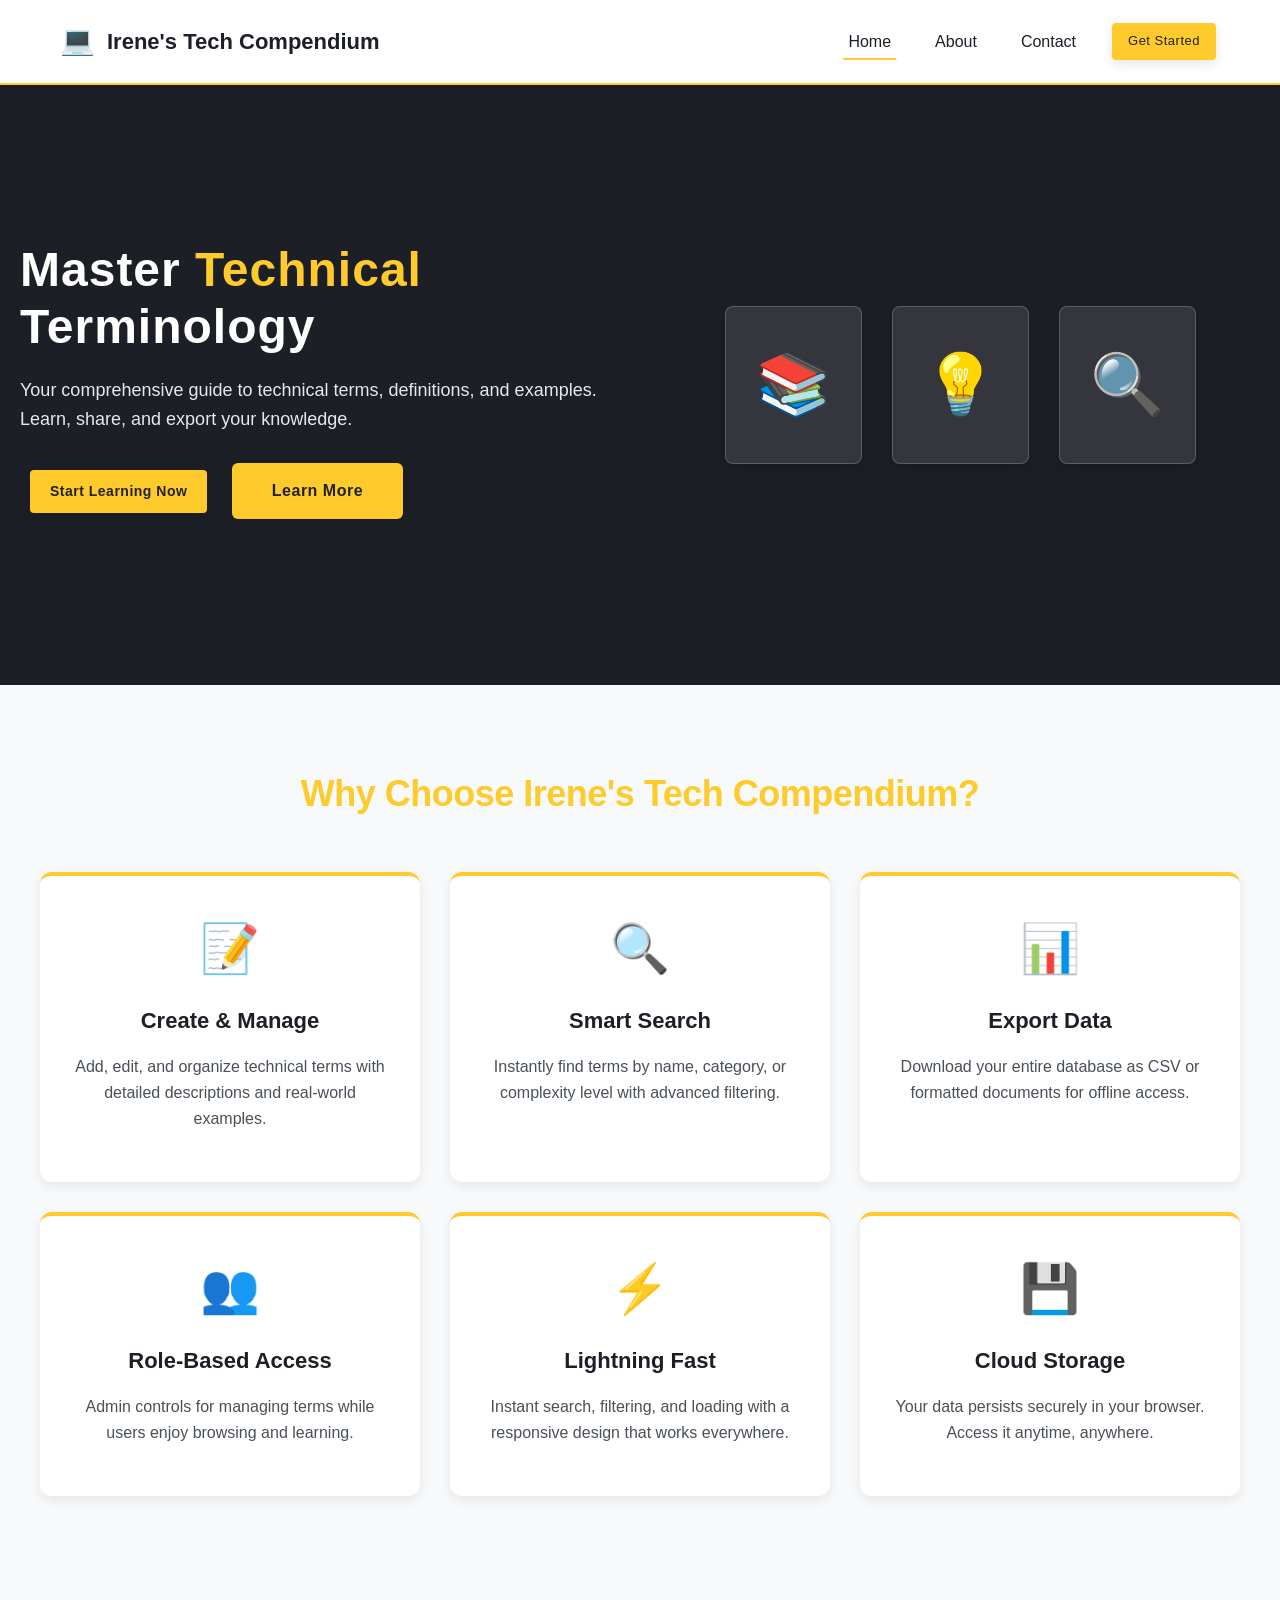
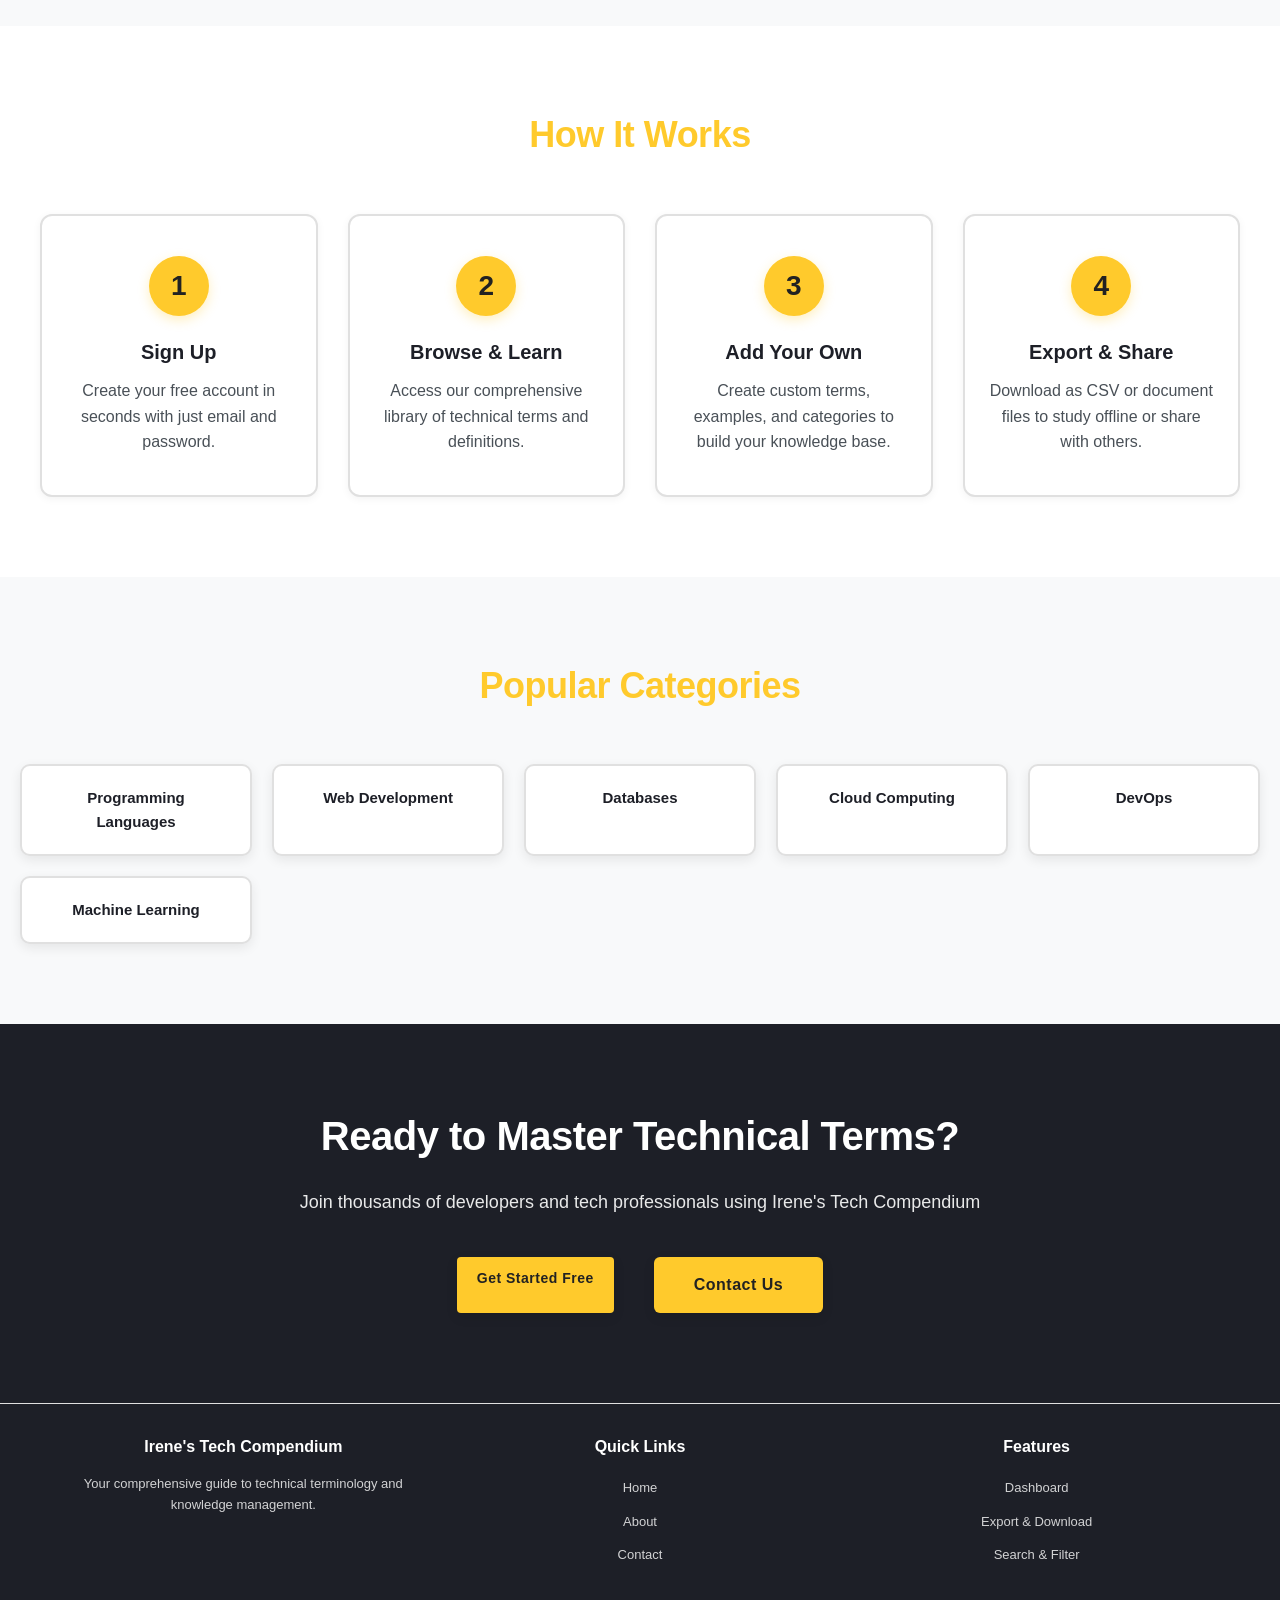
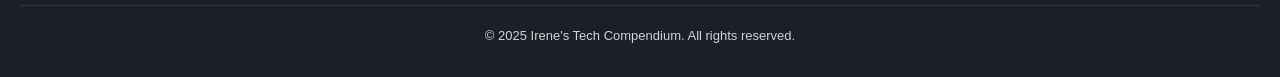
<file: index.html>
<!DOCTYPE html>
<html lang="en">
<head>
    <meta charset="UTF-8">
    <meta name="viewport" content="width=device-width, initial-scale=1.0">
    <title>Irene's Tech Compendium - Master Technical Terminology</title>
   <link rel="stylesheet" 
     href="https://cdn.datatables.net/2.3.5/css/dataTables.dataTables.min.css">
    <link rel="stylesheet" href="styles.css">
</head>
<body>
    <nav class="navbar">
        <div class="nav-container">
            <div class="logo-section">
                <span class="code-icon">💻</span>
                <h1>Irene's Tech Compendium</h1>
            </div>
            <ul class="nav-links">
                <li><a href="index.html" class="nav-link active">Home</a></li>
                <li><a href="about.html" class="nav-link">About</a></li>
                <li><a href="contact.html" class="nav-link">Contact</a></li>
                <li><a href="login.html" class="btn btn-nav">Get Started</a></li>
            </ul>
            <div class="hamburger" onclick="toggleMobileMenu()">
                <span></span>
                <span></span>
                <span></span>
            </div>
        </div>
    </nav>

    <div class="mobile-menu" id="mobileMenu">
        <a href="index.html" class="mobile-link">Home</a>
        <a href="about.html" class="mobile-link">About</a>
        <a href="contact.html" class="mobile-link">Contact</a>
        <a href="login.html" class="mobile-link">Get Started</a>
    </div> 

    <!-- Hero Section -->
    <section class="hero">
        <div class="hero-content">
            <h1 class="hero-title">Master <span class="highlight">Technical</span> Terminology</h1>
            <p class="hero-subtitle">Your comprehensive guide to technical terms, definitions, and examples. Learn, share, and export your knowledge.</p>
            <div class="hero-cta">
                <a href="login.html" class="btn btn-primary btn-large">Start Learning Now</a>
                <a href="about.html" class="btn btn-secondary btn-large">Learn More</a>
            </div>
        </div>
        <div class="hero-image">
            <div class="floating-card">📚</div>
            <div class="floating-card" style="animation-delay: 1s;">💡</div>
            <div class="floating-card" style="animation-delay: 2s;">🔍</div>
        </div>
    </section>

    <!-- Features Section -->
    <section class="features">
        <h2>Why Choose Irene's Tech Compendium?</h2>
        <div class="features-grid">
            <div class="feature-card">
                <div class="feature-icon">📝</div>
                <h3>Create & Manage</h3>
                <p>Add, edit, and organize technical terms with detailed descriptions and real-world examples.</p>
            </div>
            <div class="feature-card">
                <div class="feature-icon">🔍</div>
                <h3>Smart Search</h3>
                <p>Instantly find terms by name, category, or complexity level with advanced filtering.</p>
            </div>
            <div class="feature-card">
                <div class="feature-icon">📊</div>
                <h3>Export Data</h3>
                <p>Download your entire database as CSV or formatted documents for offline access.</p>
            </div>
            <div class="feature-card">
                <div class="feature-icon">👥</div>
                <h3>Role-Based Access</h3>
                <p>Admin controls for managing terms while users enjoy browsing and learning.</p>
            </div>
            <div class="feature-card">
                <div class="feature-icon">⚡</div>
                <h3>Lightning Fast</h3>
                <p>Instant search, filtering, and loading with a responsive design that works everywhere.</p>
            </div>
            <div class="feature-card">
                <div class="feature-icon">💾</div>
                <h3>Cloud Storage</h3>
                <p>Your data persists securely in your browser. Access it anytime, anywhere.</p>
            </div>
        </div>
    </section>

    <!-- How It Works -->
    <section class="how-it-works">
        <h2>How It Works</h2>
        <div class="steps-grid">
            <div class="step-card">
                <div class="step-number">1</div>
                <h3>Sign Up</h3>
                <p>Create your free account in seconds with just email and password.</p>
            </div>
            <div class="step-card">
                <div class="step-number">2</div>
                <h3>Browse & Learn</h3>
                <p>Access our comprehensive library of technical terms and definitions.</p>
            </div>
            <div class="step-card">
                <div class="step-number">3</div>
                <h3>Add Your Own</h3>
                <p>Create custom terms, examples, and categories to build your knowledge base.</p>
            </div>
            <div class="step-card">
                <div class="step-number">4</div>
                <h3>Export & Share</h3>
                <p>Download as CSV or document files to study offline or share with others.</p>
            </div>
        </div>
    </section>

    <!-- Categories Showcase -->
    <section class="categories-showcase">
        <h2>Popular Categories</h2>
        <div class="categories-grid">
            <div class="category-badge">Programming Languages</div>
            <div class="category-badge">Web Development</div>
            <div class="category-badge">Databases</div>
            <div class="category-badge">Cloud Computing</div>
            <div class="category-badge">DevOps</div>
            <div class="category-badge">Machine Learning</div>
        </div>
    </section>

    <!-- CTA Section -->
    <section class="cta">
        <h2>Ready to Master Technical Terms?</h2>
        <p>Join thousands of developers and tech professionals using Irene's Tech Compendium</p>
        <div class="cta-buttons">
            <a href="login.html" class="btn btn-primary btn-large">Get Started Free</a>
            <a href="contact.html" class="btn btn-secondary btn-large">Contact Us</a>
        </div>
    </section>

    <!-- Footer -->
    <footer class="footer">
        <div class="footer-content">
            <div class="footer-section">
                <h4>Irene's Tech Compendium</h4>
                <p>Your comprehensive guide to technical terminology and knowledge management.</p>
            </div>
            <div class="footer-section">
                <h4>Quick Links</h4>
                <ul>
                    <li><a href="index.html">Home</a></li>
                    <li><a href="about.html">About</a></li>
                    <li><a href="contact.html">Contact</a></li>
                </ul>
            </div>
            <div class="footer-section">
                <h4>Features</h4>
                <ul>
                    <li><a href="login.html">Dashboard</a></li>
                    <li><a href="#">Export & Download</a></li>
                    <li><a href="#">Search & Filter</a></li>
                </ul>
            </div>
        </div>
        <div class="footer-bottom">
            <p>&copy; 2025 Irene's Tech Compendium. All rights reserved.</p>
        </div>
    </footer>

    <script src="https://code.jquery.com/jquery-3.7.1.min.js"></script>
    <script src="https://cdn.datatables.net/2.3.5/js/dataTables.min.js"></script>

    <script src="script.js"></script>
</body>
</html>
</file>
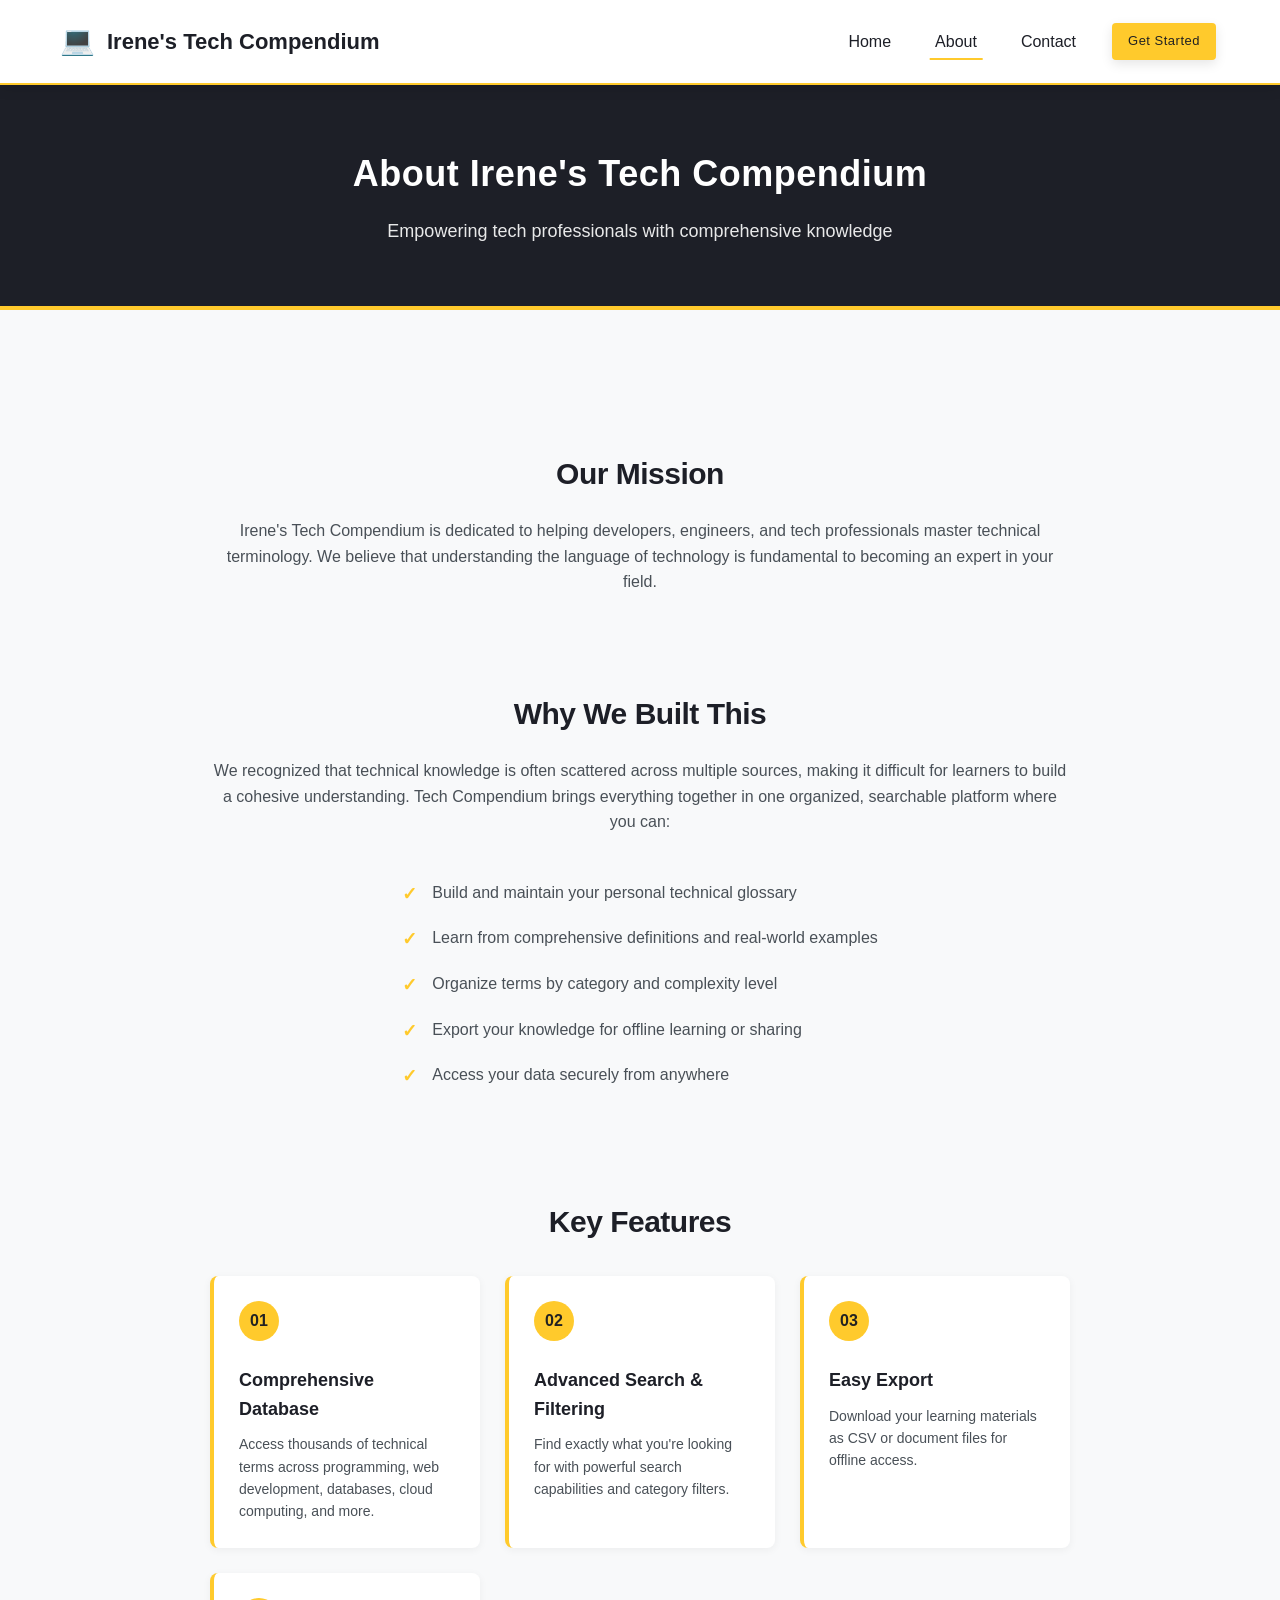
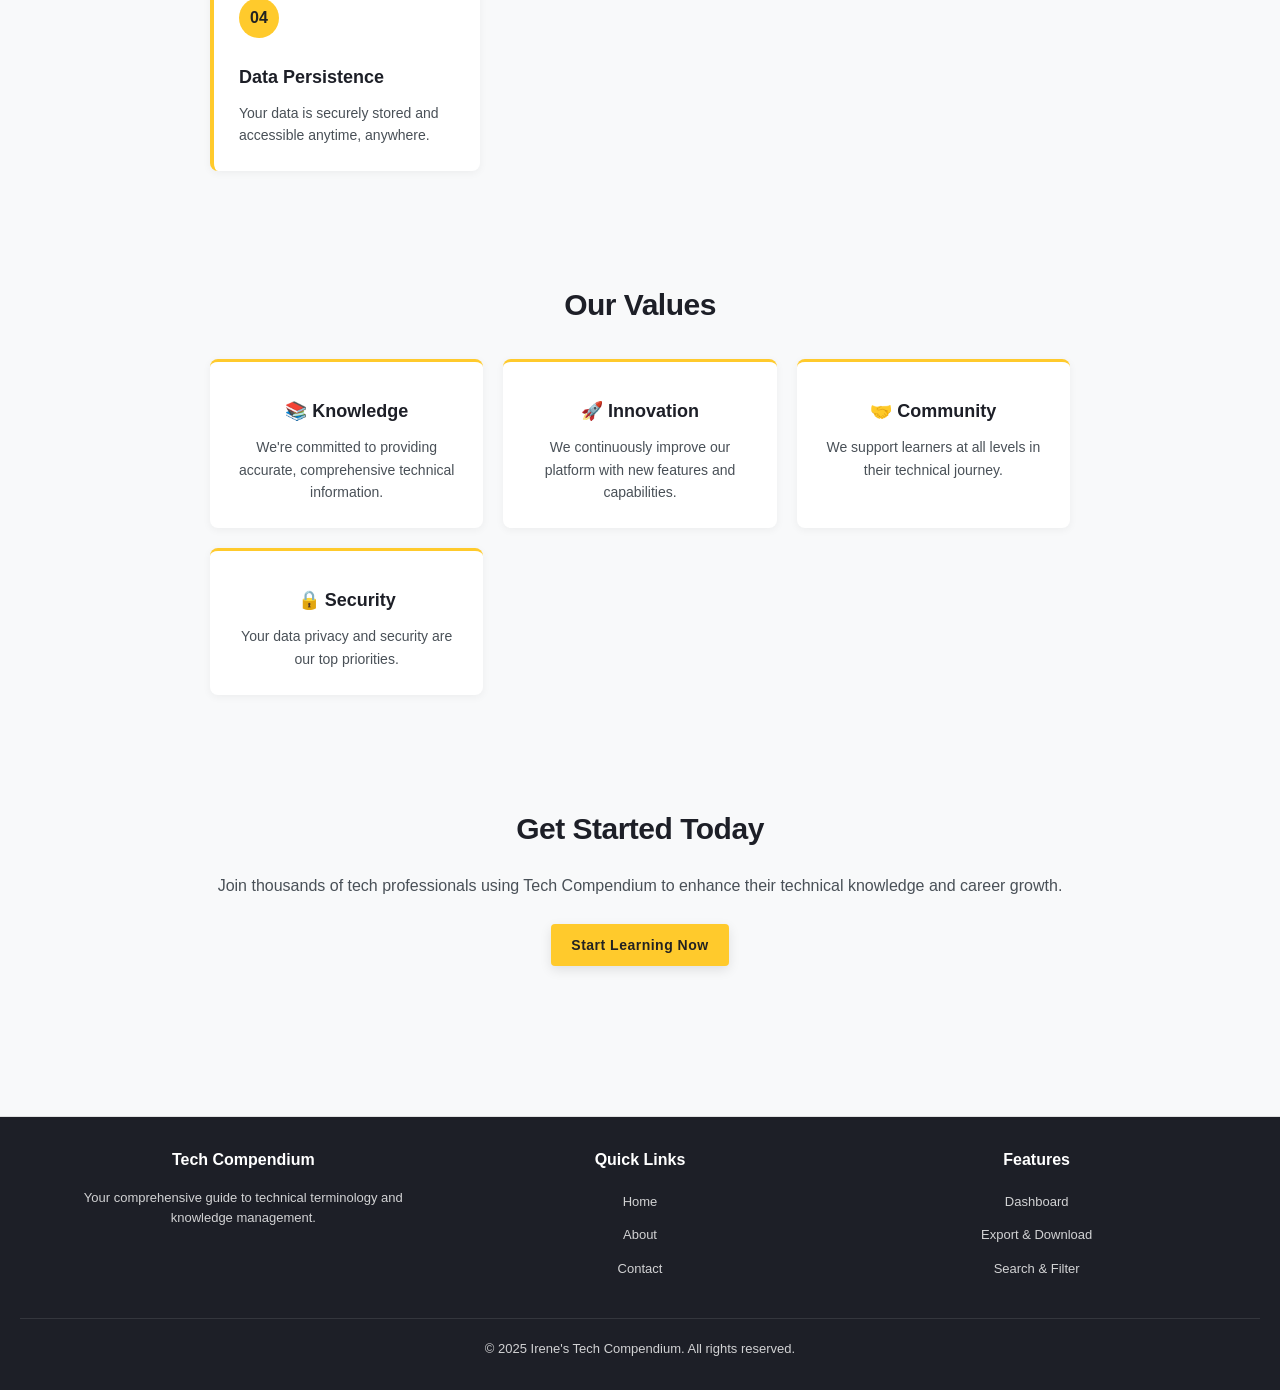
<file: about.html>
<!DOCTYPE html>
<html lang="en">
<head>
    <meta charset="UTF-8">
    <meta name="viewport" content="width=device-width, initial-scale=1.0">
    <title>About - Irene's Tech Compendium</title>
  <link rel="stylesheet" 
     href="https://cdn.datatables.net/2.3.5/css/dataTables.dataTables.min.css">
    <link rel="stylesheet" href="styles.css">
</head>
<body>
    <nav class="navbar">
        <div class="nav-container">
            <div class="logo-section">
                <span class="code-icon">💻</span>
                <h1>Irene's Tech Compendium</h1>
            </div>
            <ul class="nav-links">
                <li><a href="index.html" class="nav-link">Home</a></li>
                <li><a href="about.html" class="nav-link active">About</a></li>
                <li><a href="contact.html" class="nav-link">Contact</a></li>
                <li><a href="login.html" class="btn btn-nav">Get Started</a></li>
            </ul>
            <div class="hamburger" onclick="toggleMobileMenu()">
                <span></span>
                <span></span>
                <span></span>
                 
            </div>
        </div>
    </nav>


    <div class="mobile-menu" id="mobileMenu">
        <a href="index.html" class="mobile-link">Home</a>
        <a href="about.html" class="mobile-link">About</a>
        <a href="contact.html" class="mobile-link">Contact</a>
        <a href="login.html" class="mobile-link">Get Started</a>
    </div>

    <!-- Hero Section -->
    <section class="page-hero">
        <h1>About Irene's Tech Compendium</h1>
        <p>Empowering tech professionals with comprehensive knowledge</p>
    </section>

    <!-- About Content -->
    <section class="about-content">
        <div class="container">
            <div class="about-section">
                <h2>Our Mission</h2>
                <p>Irene's Tech Compendium is dedicated to helping developers, engineers, and tech professionals master technical terminology. We believe that understanding the language of technology is fundamental to becoming an expert in your field.</p>
            </div>

            <div class="about-section">
                <h2>Why We Built This</h2>
                <p>We recognized that technical knowledge is often scattered across multiple sources, making it difficult for learners to build a cohesive understanding. Tech Compendium brings everything together in one organized, searchable platform where you can:</p>
                <ul class="about-list">
                    <li>Build and maintain your personal technical glossary</li>
                    <li>Learn from comprehensive definitions and real-world examples</li>
                    <li>Organize terms by category and complexity level</li>
                    <li>Export your knowledge for offline learning or sharing</li>
                    <li>Access your data securely from anywhere</li>
                </ul>
            </div>

            <div class="about-section">
                <h2>Key Features</h2>
                <div class="features-list">
                    <div class="feature-item">
                        <span class="feature-number">01</span>
                        <h3>Comprehensive Database</h3>
                        <p>Access thousands of technical terms across programming, web development, databases, cloud computing, and more.</p>
                    </div>
                    <div class="feature-item">
                        <span class="feature-number">02</span>
                        <h3>Advanced Search & Filtering</h3>
                        <p>Find exactly what you're looking for with powerful search capabilities and category filters.</p>
                    </div>
                    <div class="feature-item">
                        <span class="feature-number">03</span>
                        <h3>Easy Export</h3>
                        <p>Download your learning materials as CSV or document files for offline access.</p>
                    </div>
                    <div class="feature-item">
                        <span class="feature-number">04</span>
                        <h3>Data Persistence</h3>
                        <p>Your data is securely stored and accessible anytime, anywhere.</p>
                    </div>
                </div>
            </div>

            <div class="about-section">
                <h2>Our Values</h2>
                <div class="values-grid">
                    <div class="value-card">
                        <h3>📚 Knowledge</h3>
                        <p>We're committed to providing accurate, comprehensive technical information.</p>
                    </div>
                    <div class="value-card">
                        <h3>🚀 Innovation</h3>
                        <p>We continuously improve our platform with new features and capabilities.</p>
                    </div>
                    <div class="value-card">
                        <h3>🤝 Community</h3>
                        <p>We support learners at all levels in their technical journey.</p>
                    </div>
                    <div class="value-card">
                        <h3>🔒 Security</h3>
                        <p>Your data privacy and security are our top priorities.</p>
                    </div>
                </div>
            </div>

            <div class="about-section">
                <h2>Get Started Today</h2>
                <p>Join thousands of tech professionals using Tech Compendium to enhance their technical knowledge and career growth.</p>
                <a href="login.html" class="btn btn-primary btn-large">Start Learning Now</a>
            </div>
        </div>
    </section>

    <!-- Footer -->
    <footer class="footer">
        <div class="footer-content">
            <div class="footer-section">
                <h4>Tech Compendium</h4>
                <p>Your comprehensive guide to technical terminology and knowledge management.</p>
            </div>
            <div class="footer-section">
                <h4>Quick Links</h4>
                <ul>
                    <li><a href="index.html">Home</a></li>
                    <li><a href="about.html">About</a></li>
                    <li><a href="contact.html">Contact</a></li>
                </ul>
            </div>
            <div class="footer-section">
                <h4>Features</h4>
                <ul>
                    <li><a href="login.html">Dashboard</a></li>
                    <li><a href="#">Export & Download</a></li>
                    <li><a href="#">Search & Filter</a></li>
                </ul>
            </div>
        </div>
        <div class="footer-bottom">
            <p>&copy; 2025 Irene's Tech Compendium. All rights reserved.</p>
        </div>
    </footer>

   
    <script src="https://code.jquery.com/jquery-3.7.1.min.js"></script>
    <script src="https://cdn.datatables.net/2.3.5/js/dataTables.min.js"></script>

    <script src="script.js"></script>
</body>
</html>
</file>
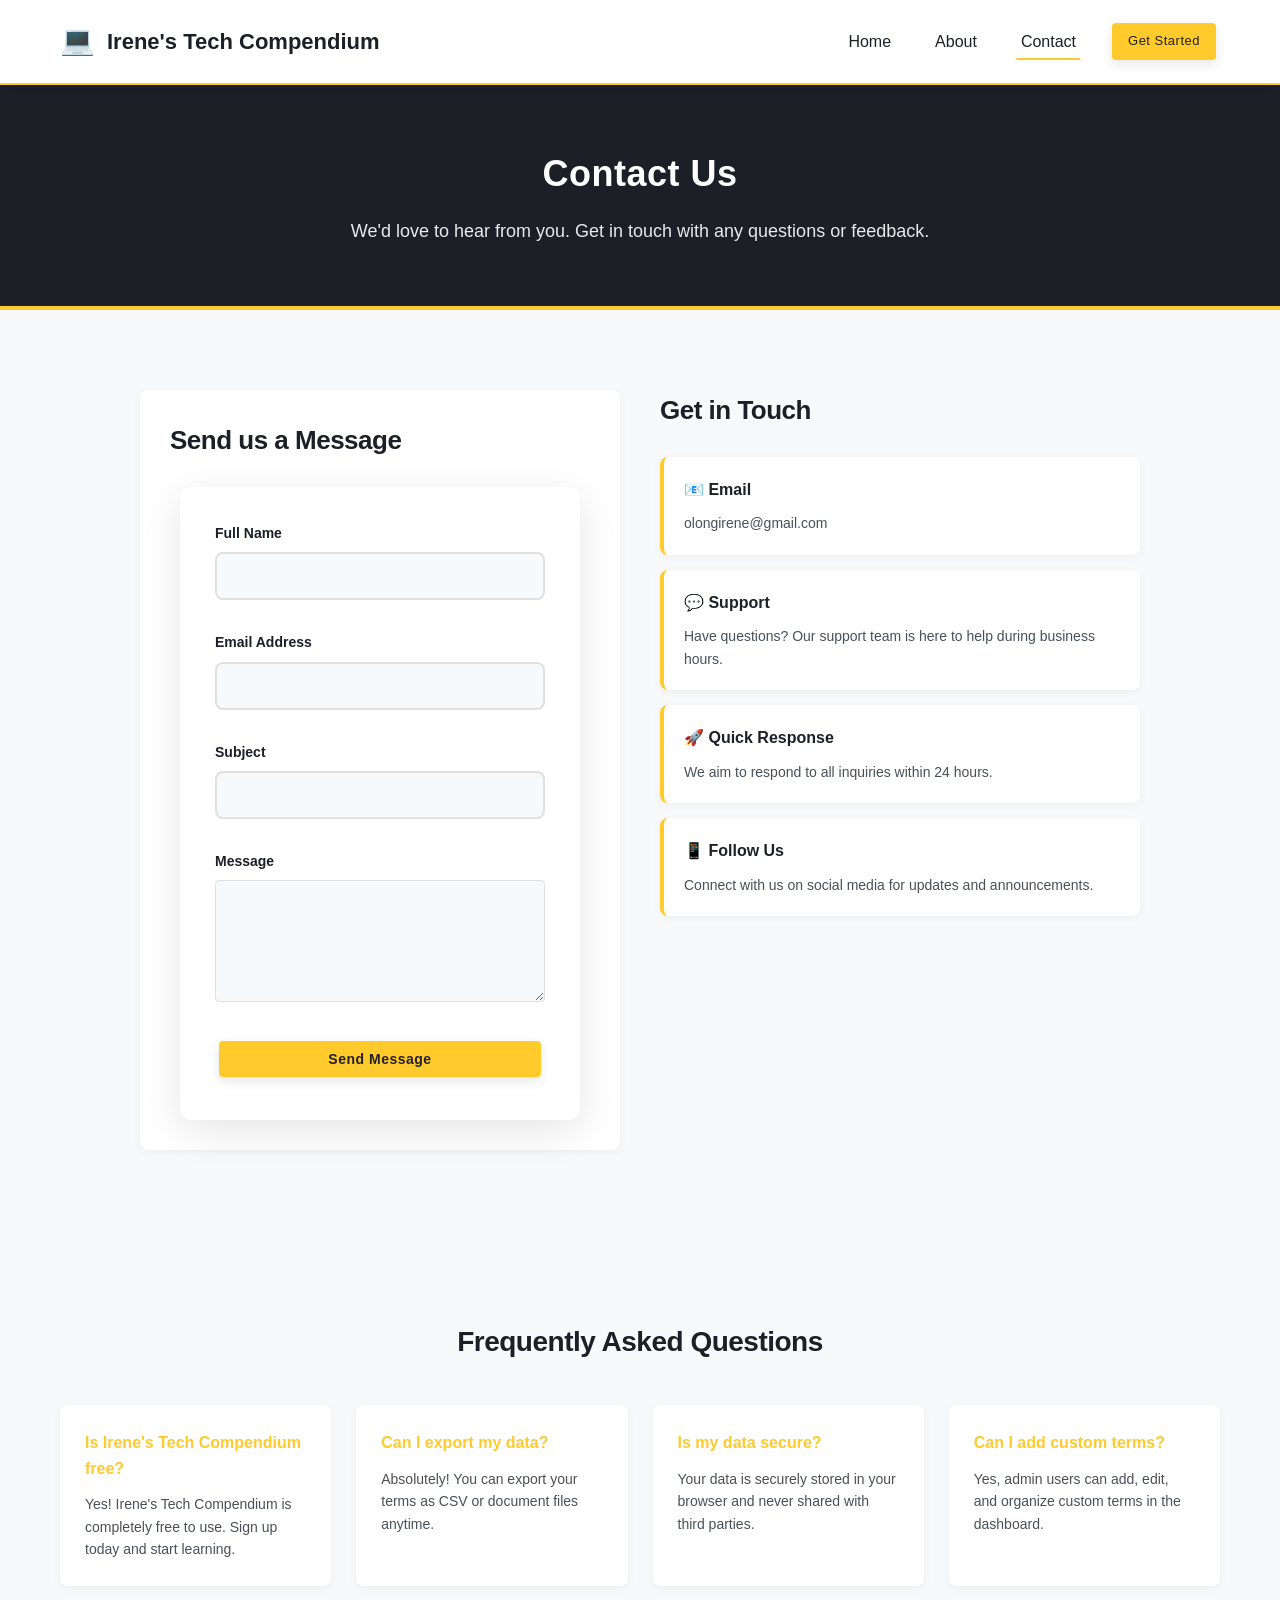
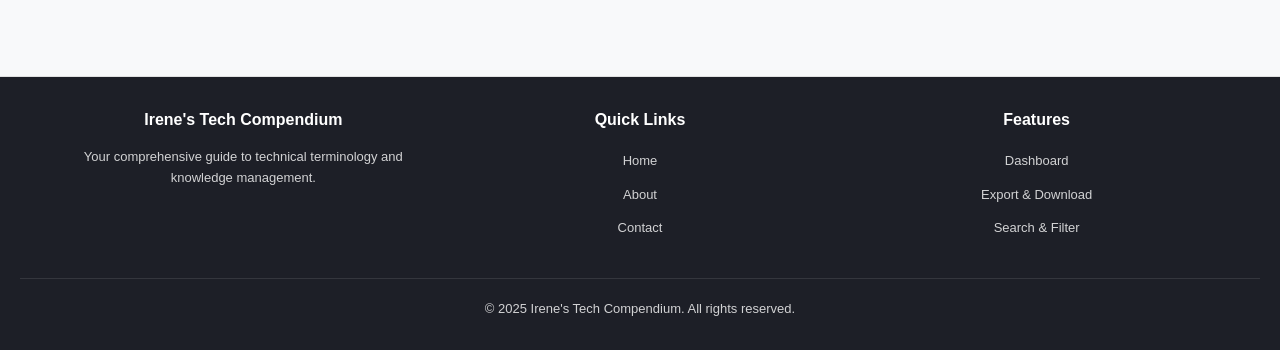
<file: contact.html>
<!DOCTYPE html>
<html lang="en">
<head>
    <meta charset="UTF-8">
    <meta name="viewport" content="width=device-width, initial-scale=1.0">
    <title>Contact - Irene's Tech Compendium</title>
    <link rel="stylesheet" 
     href="https://cdn.datatables.net/2.3.5/css/dataTables.dataTables.min.css">
    <link rel="stylesheet" href="styles.css">
</head>
<body>
    <!-- Navigation Bar -->
    <nav class="navbar">
        <div class="nav-container">
            <div class="logo-section">
                <span class="code-icon">💻</span>
                <h1>Irene's Tech Compendium</h1>
            </div>
            <ul class="nav-links">
                <li><a href="index.html" class="nav-link">Home</a></li>
                <li><a href="about.html" class="nav-link">About</a></li>
                <li><a href="contact.html" class="nav-link active">Contact</a></li>
                <li><a href="login.html" class="btn btn-nav">Get Started</a></li>
            </ul>
            <div class="hamburger" onclick="toggleMobileMenu()">
                <span></span>
                <span></span>
                <span></span>
            </div>
        </div>
    </nav>

    <div class="mobile-menu" id="mobileMenu">
        <a href="index.html" class="mobile-link">Home</a>
        <a href="about.html" class="mobile-link">About</a>
        <a href="contact.html" class="mobile-link">Contact</a>
        <a href="login.html" class="mobile-link">Get Started</a>
    </div>

    <section class="page-hero">
        <h1>Contact Us</h1>
        <p>We'd love to hear from you. Get in touch with any questions or feedback.</p>
    </section>

    <section class="contact-content">
        <div class="container">
            <div class="contact-wrapper">
                <div class="contact-form-section">
                    <h2>Send us a Message</h2>
                    <form class="contact-form" id="contactForm">
                        <div class="form-group">
                            <label for="name">Full Name</label>
                            <input type="text" id="name" name="name" required>
                        </div>

                        <div class="form-group">
                            <label for="email">Email Address</label>
                            <input type="email" id="email" name="email" required>
                        </div>

                        <div class="form-group">
                            <label for="subject">Subject</label>
                            <input type="text" id="subject" name="subject" required>
                        </div>

                        <div class="form-group">
                            <label for="message">Message</label>
                            <textarea id="message" name="message" rows="6" required></textarea>
                        </div>

                        <button type="submit" class="btn btn-primary">Send Message</button>
                    </form>
                    <div id="contactAlert" class="alert"></div>
                </div>

                <div class="contact-info-section">
                    <h2>Get in Touch</h2>
                    
                    <div class="contact-info-card">
                        <h3>📧 Email</h3>
                        <p>olongirene@gmail.com</p>
                    </div>

                    <div class="contact-info-card">
                        <h3>💬 Support</h3>
                        <p>Have questions? Our support team is here to help during business hours.</p>
                    </div>

                    <div class="contact-info-card">
                        <h3>🚀 Quick Response</h3>
                        <p>We aim to respond to all inquiries within 24 hours.</p>
                    </div>

                    <div class="contact-info-card">
                        <h3>📱 Follow Us</h3>
                        <p>Connect with us on social media for updates and announcements.</p>
                    </div>
                </div>
            </div>
        </div>
    </section>


    <section class="faq-section">
        <div class="container">
            <h2>Frequently Asked Questions</h2>
            <div class="faq-grid">
                <div class="faq-item">
                    <h3>Is Irene's Tech Compendium free?</h3>
                    <p>Yes! Irene's Tech Compendium is completely free to use. Sign up today and start learning.</p>
                </div>
                <div class="faq-item">
                    <h3>Can I export my data?</h3>
                    <p>Absolutely! You can export your terms as CSV or document files anytime.</p>
                </div>
                <div class="faq-item">
                    <h3>Is my data secure?</h3>
                    <p>Your data is securely stored in your browser and never shared with third parties.</p>
                </div>
                <div class="faq-item">
                    <h3>Can I add custom terms?</h3>
                    <p>Yes, admin users can add, edit, and organize custom terms in the dashboard.</p>
                </div>
            </div>
        </div>
    </section>

    <!-- Footer -->
    <footer class="footer">
        <div class="footer-content">
            <div class="footer-section">
                <h4>Irene's Tech Compendium</h4>
                <p>Your comprehensive guide to technical terminology and knowledge management.</p>
            </div>
            <div class="footer-section">
                <h4>Quick Links</h4>
                <ul>
                    <li><a href="index.html">Home</a></li>
                    <li><a href="about.html">About</a></li>
                    <li><a href="contact.html">Contact</a></li>
                </ul>
            </div>
            <div class="footer-section">
                <h4>Features</h4>
                <ul>
                    <li><a href="login.html">Dashboard</a></li>
                    <li><a href="#">Export & Download</a></li>
                    <li><a href="#">Search & Filter</a></li>
                </ul>
            </div>
        </div>
        <div class="footer-bottom">
            <p>&copy; 2025 Irene's Tech Compendium. All rights reserved.</p>
        </div>
    </footer>

   
    <script src="https://code.jquery.com/jquery-3.7.1.min.js"></script>
    <script src="https://cdn.datatables.net/2.3.5/js/dataTables.min.js"></script>

    <script src="script.js"></script>
</body>
</html>
</file>
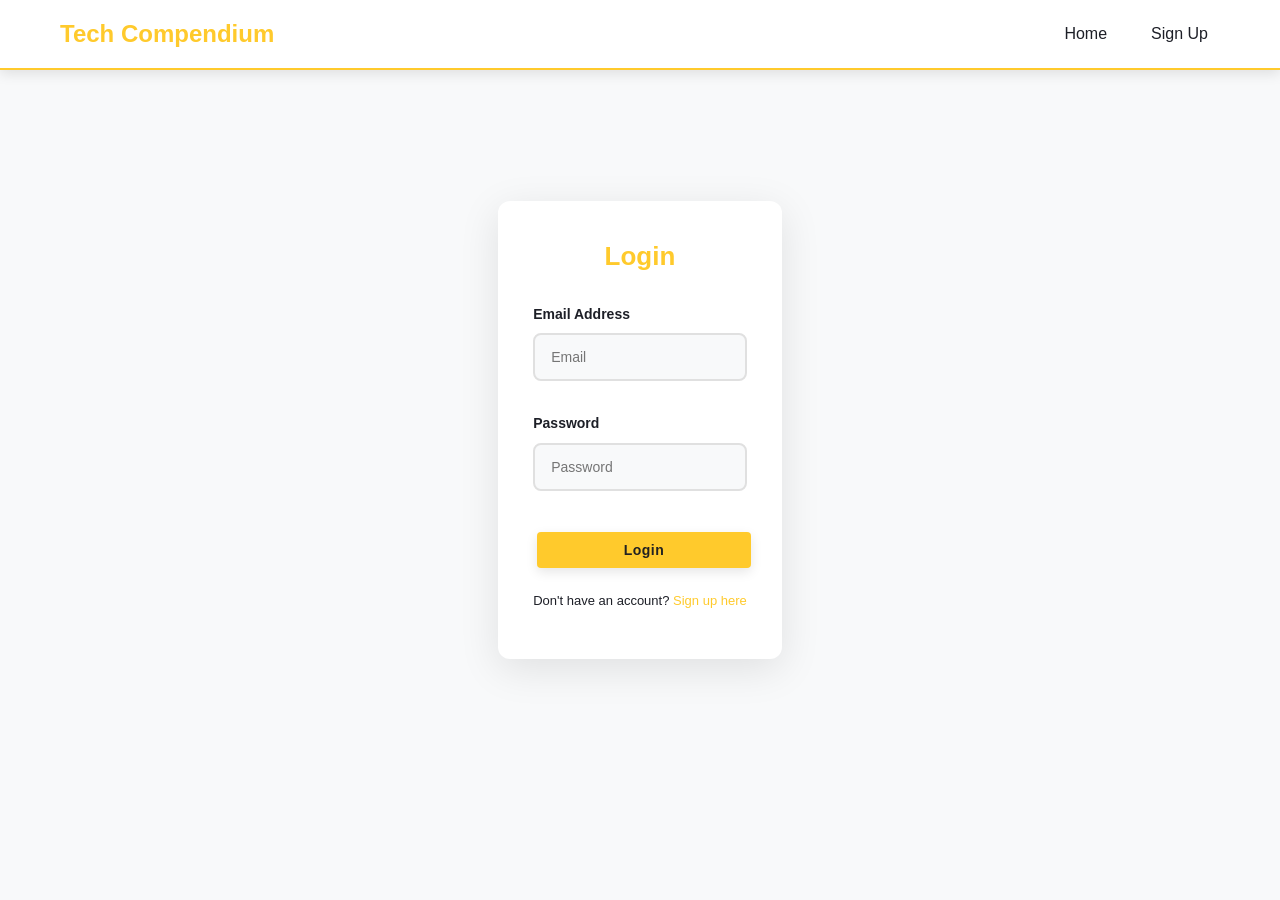
<file: login.html>
<!DOCTYPE html>
<html lang="en">
<head>
  <meta charset="UTF-8">
  <meta name="viewport" content="width=device-width, initial-scale=1.0">
  <title>Login - Tech Compendium</title>
 <link rel="stylesheet" 
     href="https://cdn.datatables.net/2.3.5/css/dataTables.dataTables.min.css">
    <link rel="stylesheet" href="styles.css">
</head>
<body>

<nav class="navbar">
  <div class="nav-container">
    <h3 class="logo">Tech Compendium</h3>
    <ul class="nav-links">
      <li><a href="index.html">Home</a></li>
      <li><a href="signup.html">Sign Up</a></li>
    </ul>
  </div>
</nav>

<div class="auth-wrapper">
  <form class="contact-form" id="loginForm">
    <h3>Login</h3>
    
    <div id="loginAlert" class="alert"></div>

    <div class="form-group">
      <label for="loginEmail">Email Address</label>
      <input type="email" id="loginEmail" placeholder="Email" required>
    </div>
    
    <div class="form-group">
      <label for="loginPassword">Password</label>
      <input type="password" id="loginPassword" placeholder="Password" required>
    </div>

    <button type="submit" class="btn btn-primary" style="width: 100%; margin-top: 10px;">Login</button>
    
    <p style="text-align: center; margin-top: 15px; font-size: 13px;">
      Don't have an account? <a href="signup.html">Sign up here</a>
    </p>
  </form>
</div>


    <script src="https://code.jquery.com/jquery-3.7.1.min.js"></script>
    <script src="https://cdn.datatables.net/2.3.5/js/dataTables.min.js"></script>

    <script src="script.js"></script>
</body>
</html>
</file>
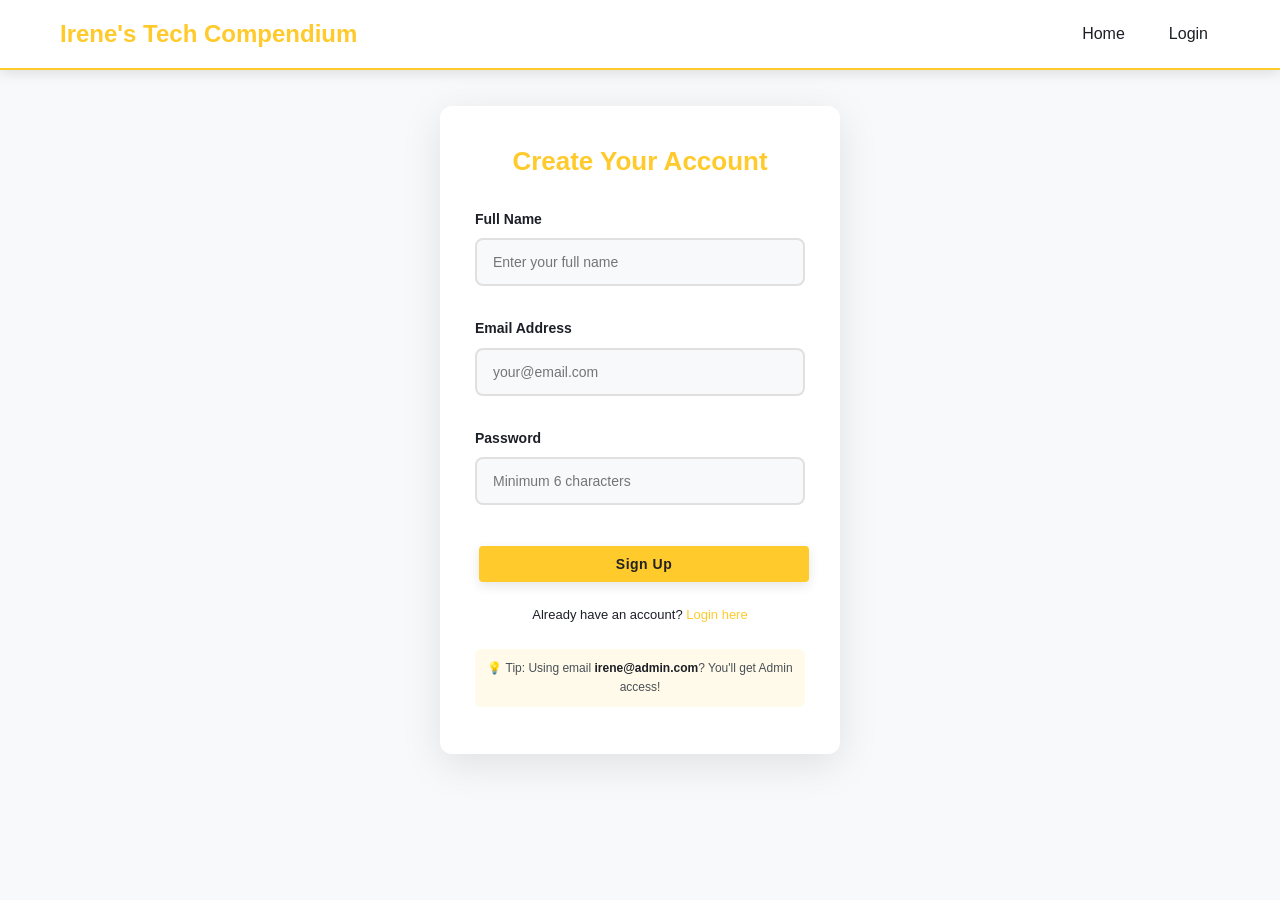
<file: signup.html>
<!DOCTYPE html>
<html lang="en">
<head>
  <meta charset="UTF-8">
  <meta name="viewport" content="width=device-width, initial-scale=1.0">
  <title>Sign Up - Irene's Tech Compendium</title>
  <link rel="stylesheet" 
     href="https://cdn.datatables.net/2.3.5/css/dataTables.dataTables.min.css">
    <link rel="stylesheet" href="styles.css">
</head>
<body>

<nav class="navbar">
  <div class="nav-container">
    <h3 class="logo">Irene's Tech Compendium</h3>
    <ul class="nav-links">
      <li><a href="index.html">Home</a></li>
      <li><a href="login.html">Login</a></li>
    </ul>
  </div>
</nav>

<div class="auth-wrapper">
  <form class="contact-form" id="signupForm">
    <h3>Create Your Account</h3>
    
    <div id="signupAlert" class="alert"></div>

    <div class="form-group">
      <label for="name">Full Name</label>
      <input type="text" id="name" placeholder="Enter your full name" required>
    </div>

    <div class="form-group">
      <label for="email">Email Address</label>
      <input type="email" id="email" placeholder="your@email.com" required>
    </div>

    <div class="form-group">
      <label for="password">Password</label>
      <input type="password" id="password" placeholder="Minimum 6 characters" required minlength="6">
    </div>

    <button type="submit" class="btn btn-primary" style="width: 100%; margin-top: 10px;">Sign Up</button>
    
    <p style="text-align: center; margin-top: 15px; font-size: 13px;">
      Already have an account? <a href="login.html">Login here</a>
    </p>
    
    <p style="text-align: center; margin-top: 10px; font-size: 12px; color: var(--text-light); background: rgba(255, 202, 44, 0.1); padding: 10px; border-radius: 6px;">
      💡 Tip: Using email <strong>irene@admin.com</strong>? You'll get Admin access!
    </p>
  </form>
</div>

    <script src="https://code.jquery.com/jquery-3.7.1.min.js"></script>
    <script src="https://cdn.datatables.net/2.3.5/js/dataTables.min.js"></script>

    <script src="script.js"></script>
</body>
</html>
</file>
<file: styles.css>
/* ===== CSS CUSTOM PROPERTIES (THEMING) ===== */
:root {
    --primary-color: #1d1f27;
    --secondary-color: #272b36;
    --accent-color: #ffca2c;
    --text-dark: #1d1f27;
    --text-light: #495057;
    --bg-light: #f8f9fa;
    --bg-white: #ffffff;
    --border-color: #e0e0e0;
    --success-color: #28a745;
    --danger-color: #dc3545;
    --warning-color: #ffc107;
    --info-color: #17a2b8;
}

body.dark-theme {
    --primary-color: #0f1419;
    --secondary-color: #1a1f2e;
    --accent-color: #ffd700;
    --text-dark: #e9ecef;
    --text-light: #adb5bd;
    --bg-light: #212529;
    --bg-white: #343a40;
    --border-color: #495057;
}

/* ===== GLOBAL STYLES ===== */
* {
    box-sizing: border-box;
}

html, body {
    height: 100%;
    scroll-behavior: smooth;
}

body {
    margin: 0;
    padding: 0;
    font-family: "Segoe UI", sans-serif;
    background: var(--bg-light);
    color: var(--text-dark);
    transition: background-color 0.3s ease, color 0.3s ease;
    line-height: 1.6;
}

h1, h2, h3, h4, h5, h6 {
    color: var(--text-dark);
    margin: 0;
    font-weight: 700;
}

h2 {
    font-size: 30px;
    margin-bottom: 20px;
    font-weight: 600;
    letter-spacing: -0.5px;
}

strong {
    font-weight: 700;
    color: var(--text-dark);
}

a {
    color: var(--accent-color);
    text-decoration: none;
    transition: all 0.3s ease;
    position: relative;
}

a:hover {
    text-decoration: underline;
}

/* ===== NAVBAR ===== */
.navbar {
    background: var(--bg-white);
    border-bottom: 2px solid var(--accent-color);
    padding: 15px 0;
    position: sticky;
    top: 0;
    z-index: 1000;
    box-shadow: 0 4px 12px rgba(0, 0, 0, 0.1);
}

.nav-container {
    max-width: 1200px;
    margin: 0 auto;
    padding: 0 20px;
    display: flex;
    justify-content: space-between;
    align-items: center;
}

.logo {
    font-size: 24px;
    font-weight: 700;
    color: var(--accent-color);
}

.nav-links {
    list-style: none;
    margin: 0;
    padding: 0;
    display: flex;
    align-items: center;
    gap: 20px;
}

.nav-links a,
.nav-links button {
    text-decoration: none;
    color: var(--text-dark);
    font-weight: 500;
    transition: all 0.3s ease;
    background: none;
    border: none;
    cursor: pointer;
    padding: 8px 12px;
    border-radius: 4px;
    position: relative;
}

.nav-links a:hover,
.nav-links button:hover {
    color: var(--accent-color);
}

.nav-links a::after {
    content: '';
    position: absolute;
    width: 0;
    height: 2px;
    bottom: -2px;
    left: 50%;
    background: var(--accent-color);
    transition: all 0.3s ease;
    transform: translateX(-50%);
}

.nav-links a:hover::after {
    width: 80%;
}

.nav-links a.active::after {
    width: 80%;
}
.nav-links a:hover,
.nav-links button:hover {
    color: var(--accent-color);
}

.theme-toggle {
    background: var(--bg-light);
    border: 1px solid var(--border-color);
    padding: 8px 12px;
    border-radius: 4px;
    cursor: pointer;
    font-size: 18px;
    transition: all 0.3s ease;
}

.theme-toggle:hover {
    background: var(--accent-color);
}

/* ===== BUTTONS ===== */
.btn {
    display: inline-block;
    padding: 12px 24px;
    margin: 8px 4px;
    border-radius: 8px;
    text-decoration: none;
    font-weight: 700;
    transition: all 0.3s cubic-bezier(0.25, 0.46, 0.45, 0.94);
    border: none;
    cursor: pointer;
    font-size: 14px;
    box-shadow: 0 4px 12px rgba(0, 0, 0, 0.1);
    letter-spacing: 0.5px;
}

.btn:hover {
    box-shadow: 0 8px 24px rgba(0, 0, 0, 0.2);
    transform: translateY(-2px);
}

.btn:active {
    transform: translateY(0);
    box-shadow: 0 2px 8px rgba(0, 0, 0, 0.1);
}

.btn.primary {
    background: var(--accent-color);
    color: #222;
    font-weight: 700;
    border: 2px solid var(--accent-color);
}

.btn.primary:hover {
    background: #ffd760;
    border-color: #ffd760;
    box-shadow: 0 8px 24px rgba(255, 202, 44, 0.4);
    transform: translateY(-3px);
}

.btn-primary {
    background: var(--accent-color);
    color: #222;
    font-weight: 700;
    border: 2px solid var(--accent-color);
}

.btn-primary:hover {
    background: #ffd760;
    border-color: #ffd760;
    box-shadow: 0 8px 24px rgba(255, 202, 44, 0.4);
    transform: translateY(-3px);
}

.btn.secondary {
    background: transparent;
    border: 2px solid var(--accent-color);
    color: var(--accent-color);
    font-weight: 700;
}

.btn.secondary:hover {
    background: var(--accent-color);
    color: #222;
    box-shadow: 0 8px 24px rgba(255, 202, 44, 0.3);
    transform: translateY(-3px);
}

.btn-secondary {
    background: transparent;
    border: 2px solid var(--accent-color);
    color: var(--accent-color);
    font-weight: 700;
}

.btn-secondary:hover {
    background: var(--accent-color);
    color: #222;
    box-shadow: 0 8px 24px rgba(255, 202, 44, 0.3);
    transform: translateY(-3px);
}

.btn.danger {
    background: var(--danger-color);
    color: white;
    border: 2px solid var(--danger-color);
}

.btn.danger:hover {
    background: #bb2d3b;
    box-shadow: 0 8px 24px rgba(220, 53, 69, 0.3);
    transform: translateY(-3px);
}

.btn.success {
    background: var(--success-color);
    color: white;
    border: 2px solid var(--success-color);
}

.btn.success:hover {
    background: #218838;
    box-shadow: 0 8px 24px rgba(40, 167, 69, 0.3);
    transform: translateY(-3px);
}

.btn-nav {
    background: var(--accent-color);
    color: #222;
    padding: 8px 16px;
    font-size: 13px;
    font-weight: 700;
    border: 2px solid var(--accent-color);
}

.btn-nav:hover {
    background: #ffd760;
    box-shadow: 0 4px 12px rgba(255, 202, 44, 0.3);
}

.btn-large {
    padding: 15px 40px;
    font-size: 16px;
    font-weight: 700;
    letter-spacing: 0.5px;
    border-radius: 8px;
}

/* ===== EXPORT BUTTONS ===== */
.btn-csv {
    background: #27ae60;
    color: white;
    border: 2px solid #1e8449;
    font-weight: 700;
    letter-spacing: 0.5px;
    padding: 14px 28px;
    border-radius: 8px;
    font-size: 14px;
    transition: all 0.3s cubic-bezier(0.25, 0.46, 0.45, 0.94);
}

.btn-csv:hover {
    background: #1e8449;
    border-color: #186a3b;
    box-shadow: 0 8px 24px rgba(39, 174, 96, 0.5);
    transform: translateY(-3px);
}

.btn-csv:active {
    transform: translateY(-1px);
    box-shadow: 0 4px 12px rgba(39, 174, 96, 0.3);
}

.btn-excel {
    background: #229954;
    color: white;
    border: 2px solid #1e8449;
    font-weight: 700;
    letter-spacing: 0.5px;
    padding: 14px 28px;
    border-radius: 8px;
    font-size: 14px;
    transition: all 0.3s cubic-bezier(0.25, 0.46, 0.45, 0.94);
}

.btn-excel:hover {
    background: #1e8449;
    border-color: #186a3b;
    box-shadow: 0 8px 24px rgba(34, 153, 84, 0.5);
    transform: translateY(-3px);
}

.btn-excel:active {
    transform: translateY(-1px);
    box-shadow: 0 4px 12px rgba(34, 153, 84, 0.3);
}

.btn-pdf {
    background: #16a085;
    color: white;
    border: 2px solid #138d75;
    font-weight: 700;
    letter-spacing: 0.5px;
    padding: 14px 28px;
    border-radius: 8px;
    font-size: 14px;
    transition: all 0.3s cubic-bezier(0.25, 0.46, 0.45, 0.94);
}

.btn-pdf:hover {
    background: #138d75;
    border-color: #117a65;
    box-shadow: 0 8px 24px rgba(22, 160, 133, 0.5);
    transform: translateY(-3px);
}

.btn-pdf:active {
    transform: translateY(-1px);
    box-shadow: 0 4px 12px rgba(22, 160, 133, 0.3);
}

.btn-print {
    background: #17a2b8;
    color: white;
    border: 2px solid #138496;
    font-weight: 700;
    letter-spacing: 0.5px;
    padding: 14px 28px;
    border-radius: 8px;
    font-size: 14px;
    transition: all 0.3s cubic-bezier(0.25, 0.46, 0.45, 0.94);
}

.btn-print:hover {
    background: #138496;
    border-color: #0f6674;
    box-shadow: 0 8px 24px rgba(23, 162, 184, 0.5);
    transform: translateY(-3px);
}

.btn-print:active {
    transform: translateY(-1px);
    box-shadow: 0 4px 12px rgba(23, 162, 184, 0.3);
}

.btn-copy {
    background: #27ae60;
    color: white;
    border: 2px solid #1e8449;
    font-weight: 700;
    letter-spacing: 0.5px;
    padding: 14px 28px;
    border-radius: 8px;
    font-size: 14px;
    transition: all 0.3s cubic-bezier(0.25, 0.46, 0.45, 0.94);
}

.btn-copy:hover {
    background: #1e8449;
    border-color: #186a3b;
    box-shadow: 0 8px 24px rgba(39, 174, 96, 0.5);
    transform: translateY(-3px);
}

.btn-copy:active {
    transform: translateY(-1px);
    box-shadow: 0 4px 12px rgba(39, 174, 96, 0.3);
}

.btn:disabled {
    opacity: 0.5;
    cursor: not-allowed;
}

.btn.btn-nav {
    background: var(--accent-color);
    color: #222;
    padding: 8px 16px;
    font-size: 13px;
}

/* ===== HERO SECTION ===== */
.hero {
    background: var(--primary-color);
    color: white;
    padding: 80px 20px;
    display: flex;
    align-items: center;
    justify-content: space-between;
    gap: 40px;
    min-height: 600px;
    position: relative;
    overflow: hidden;
}

.hero::before {
    display: none;
}

@keyframes float {
    0%, 100% { transform: translateY(0px); }
    50% { transform: translateY(-30px); }
}

.hero-content {
    flex: 1;
    z-index: 1;
}

.hero-image {
    flex: 1;
    display: flex;
    justify-content: center;
    align-items: center;
    gap: 30px;
    z-index: 1;
}

.floating-card {
    font-size: 60px;
    background: rgba(255, 255, 255, 0.1);
    padding: 30px;
    border-radius: 8px;
    border: 1px solid rgba(255, 255, 255, 0.2);
    box-shadow: 0 4px 12px rgba(0, 0, 0, 0.2);
}

.hero h1 {
    font-size: 48px;
    margin-bottom: 10px;
    letter-spacing: 1px;
    font-weight: 700;
    color: white;
}

.hero p {
    font-size: 18px;
    opacity: 0.9;
    max-width: 600px;
    margin: 20px 0;
    line-height: 1.6;
    color: white;
}

.hero-buttons {
    margin-top: 30px;
}

.hero-buttons .btn {
    margin: 10px 8px;
}

/* ===== CONTAINER & SECTIONS ===== */
.container {
    max-width: 1200px;
    margin: 0 auto;
    padding: 40px 20px;
}

.table-section {
    padding: 40px 20px;
    text-align: center;
    max-width: 1200px;
    margin: 0 auto;
}

.table-section h2 {
    margin-bottom: 20px;
    font-size: 30px;
}

.about-section,
.contact-section {
    max-width: 900px;
    margin: 40px auto;
    padding: 20px;
    text-align: center;
}

.about-section p,
.contact-section p {
    line-height: 1.6;
    margin-bottom: 15px;
    color: var(--text-light);
}

/* ===== FORMS ===== */
.auth-wrapper {
    min-height: 80vh;
    display: flex;
    align-items: center;
    justify-content: center;
    padding: 20px;
    background: var(--bg-light);
}

.contact-form {
    max-width: 400px;
    margin: 0 auto;
    display: flex;
    flex-direction: column;
    text-align: left;
    padding: 35px;
    border: none;
    background: var(--bg-white);
    border-radius: 12px;
    box-shadow: 0 10px 40px rgba(0, 0, 0, 0.1);
    animation: slideUp 0.5s ease;
}

@keyframes slideUp {
    from {
        opacity: 0;
        transform: translateY(30px);
    }
    to {
        opacity: 1;
        transform: translateY(0);
    }
}

.contact-form h3 {
    text-align: center;
    margin-top: 0;
    margin-bottom: 25px;
    color: var(--accent-color);
    font-size: 26px;
}

.contact-form input[type="text"],
.contact-form input[type="email"],
.contact-form input[type="password"],
.contact-form textarea,
.contact-form select {
    padding: 14px 16px;
    margin-bottom: 16px;
    border: 2px solid var(--border-color);
    border-radius: 8px;
    font-size: 14px;
    width: 100%;
    background: var(--bg-light);
    color: var(--text-dark);
    transition: all 0.3s ease;
    font-family: inherit;
}

.contact-form input:focus,
.contact-form textarea:focus,
.contact-form select:focus {
    outline: none;
    border-color: var(--accent-color);
    background: var(--bg-white);
    box-shadow: 0 0 0 3px rgba(255, 202, 44, 0.1);
    transform: translateY(-2px);
}

.contact-form textarea {
    resize: vertical;
    min-height: 100px;
}

.contact-form button.primary {
    width: 100%;
    border: none;
    cursor: pointer;
    margin: 0;
    margin-top: 10px;
}

.form-error {
    color: var(--danger-color);
    font-size: 12px;
    margin-top: -10px;
    margin-bottom: 10px;
}

.form-success {
    color: var(--success-color);
    font-size: 12px;
    margin-top: -10px;
    margin-bottom: 10px;
}

/* ===== MODAL STYLES ===== */
.modal {
    display: none;
    position: fixed;
    z-index: 2000;
    left: 0;
    top: 0;
    width: 100%;
    height: 100%;
    background: rgba(0, 0, 0, 0.6);
    animation: fadeIn 0.3s ease;
    backdrop-filter: blur(3px);
}

.modal.show {
    display: flex;
    align-items: center;
    justify-content: center;
}

.modal-content {
    background: var(--bg-white);
    padding: 35px;
    border-radius: 12px;
    max-width: 500px;
    width: 90%;
    max-height: 90vh;
    overflow-y: auto;
    box-shadow: 0 8px 40px rgba(0, 0, 0, 0.4);
    animation: slideIn 0.3s ease;
    border-top: 4px solid var(--accent-color);
}

.modal-header {
    display: flex;
    justify-content: space-between;
    align-items: center;
    margin-bottom: 25px;
    border-bottom: 2px solid var(--border-color);
    padding-bottom: 15px;
}

.modal-header h2 {
    margin: 0;
    font-size: 24px;
    color: var(--accent-color);
}

.modal-close {
    background: none;
    border: none;
    font-size: 28px;
    cursor: pointer;
    color: var(--text-light);
    transition: all 0.3s ease;
    width: 40px;
    height: 40px;
    display: flex;
    align-items: center;
    justify-content: center;
}

.modal-close:hover {
    color: var(--danger-color);
    transform: rotate(90deg);
}

.modal-body {
    margin-bottom: 25px;
}

.modal-footer {
    display: flex;
    justify-content: flex-end;
    gap: 10px;
}

@keyframes fadeIn {
    from {
        opacity: 0;
    }
    to {
        opacity: 1;
    }
}

@keyframes slideIn {
    from {
        transform: translateY(-50px);
        opacity: 0;
    }
    to {
        transform: translateY(0);
        opacity: 1;
    }
}

@keyframes pulse {
    0%, 100% {
        opacity: 1;
    }
    50% {
        opacity: 0.7;
    }
}

@keyframes shimmer {
    0% {
        background-position: -1000px 0;
    }
    100% {
        background-position: 1000px 0;
    }
}

@keyframes glow {
    0%, 100% {
        box-shadow: 0 0 5px rgba(255, 202, 44, 0.5);
    }
    50% {
        box-shadow: 0 0 20px rgba(255, 202, 44, 0.8);
    }
}

/* ===== TABLE STYLES ===== */
.search-container {
    display: flex;
    gap: 15px;
    margin-bottom: 25px;
    flex-wrap: wrap;
    background: var(--bg-white);
    padding: 20px;
    border-radius: 10px;
    box-shadow: 0 2px 8px rgba(0, 0, 0, 0.05);
}

.search-container input,
.search-container select {
    flex: 1;
    min-width: 200px;
    padding: 12px 16px;
    border: 2px solid var(--border-color);
    border-radius: 6px;
    background: var(--bg-light);
    color: var(--text-dark);
    font-size: 14px;
    transition: all 0.3s ease;
}

.search-container input:focus,
.search-container select:focus {
    outline: none;
    border-color: var(--accent-color);
    background: var(--bg-white);
    box-shadow: 0 0 0 3px rgba(255, 202, 44, 0.1);
}

#termsTable {
    width: 100%;
    margin-top: 20px;
    border-collapse: collapse;
    box-shadow: 0 4px 12px rgba(0, 0, 0, 0.08);
    background: var(--bg-white);
    border-radius: 10px;
    overflow: hidden;
}

#termsTable th {
    background: var(--primary-color);
    color: white;
    padding: 16px 15px;
    text-align: left;
    font-weight: 700;
    border: none;
    font-size: 14px;
    letter-spacing: 0.5px;
}

#termsTable td {
    padding: 14px 15px;
    text-align: left;
    border-bottom: 1px solid var(--border-color);
    color: var(--text-dark);
    font-size: 14px;
}

#termsTable tbody tr {
    transition: all 0.2s ease;
}

#termsTable tbody tr:hover {
    background-color: rgba(255, 202, 44, 0.05);
    box-shadow: inset 0 0 0 1px var(--accent-color);
}

#termsTable tbody tr:nth-child(even) {
    background-color: var(--bg-light);
}

#termsTable tbody tr:nth-child(even):hover {
    background-color: rgba(255, 202, 44, 0.08);
}

.action-column {
    display: flex;
    gap: 8px;
    flex-wrap: wrap;
}

.action-column button {
    padding: 8px 14px;
    font-size: 12px;
    border-radius: 6px;
    border: none;
    cursor: pointer;
    transition: all 0.2s ease;
    font-weight: 600;
}

.delete-btn {
    background: var(--danger-color);
    color: white;
}

.delete-btn:hover {
    background: #bb2d3b;
    transform: scale(1.05);
    box-shadow: 0 4px 12px rgba(220, 53, 69, 0.3);
}

.edit-btn {
    background: var(--info-color);
    color: white;
}

.edit-btn:hover {
    background: #138496;
    transform: scale(1.05);
    box-shadow: 0 4px 12px rgba(23, 162, 184, 0.3);
}

.export-btn {
    background: var(--success-color);
    color: white;
}

.export-btn:hover {
    background: #218838;
    transform: scale(1.05);
    box-shadow: 0 4px 12px rgba(40, 167, 69, 0.3);
}

/* ===== PAGINATION ===== */
.pagination {
    display: flex;
    justify-content: center;
    gap: 8px;
    margin-top: 30px;
    flex-wrap: wrap;
    padding: 20px;
    background: var(--bg-white);
    border-radius: 10px;
    box-shadow: 0 2px 8px rgba(0, 0, 0, 0.05);
}

.pagination button,
.pagination span {
    padding: 10px 14px;
    border: 2px solid var(--border-color);
    border-radius: 6px;
    background: var(--bg-white);
    color: var(--text-dark);
    cursor: pointer;
    transition: all 0.2s ease;
    font-size: 13px;
    font-weight: 600;
}

.pagination button:hover {
    background: var(--accent-color);
    border-color: var(--accent-color);
    color: #222;
    transform: translateY(-2px);
}

.pagination button.active {
    background: var(--accent-color);
    border-color: var(--accent-color);
    color: #222;
    font-weight: 700;
    box-shadow: 0 4px 12px rgba(255, 202, 44, 0.3);
}

.pagination button:disabled {
    opacity: 0.5;
    cursor: not-allowed;
}

.pagination span {
    background: none;
    border: none;
    cursor: default;
    color: var(--text-light);
}

/* ===== ROLE BADGE ===== */
.role-badge {
    display: inline-block;
    padding: 8px 16px;
    border-radius: 25px;
    font-size: 13px;
    font-weight: 700;
    margin-left: 10px;
    box-shadow: 0 4px 12px rgba(0, 0, 0, 0.1);
    letter-spacing: 0.5px;
}

.role-admin {
    background: var(--accent-color);
    color: #222;
}

.role-user {
    background: linear-gradient(135deg, var(--info-color), #138496);
    color: white;
}

/* ===== DASHBOARD CONTROLS ===== */
.dashboard-header {
    display: flex;
    justify-content: space-between;
    align-items: center;
    margin-bottom: 40px;
    flex-wrap: wrap;
    gap: 20px;
    padding: 30px;
    background: var(--bg-white);
    border-radius: 10px;
    border-left: 4px solid var(--accent-color);
}

.dashboard-title {
    display: flex;
    align-items: center;
    gap: 15px;
}

.dashboard-title h2 {
    margin: 0;
    font-size: 32px;
    color: var(--accent-color);
}

.dashboard-controls {
    display: flex;
    justify-content: center;
    gap: 15px;
    margin-bottom: 25px;
    flex-wrap: wrap;
    padding: 20px;
    background: var(--bg-white);
    border-radius: 10px;
    box-shadow: 0 2px 8px rgba(0, 0, 0, 0.05);
}

.dashboard-controls button {
    padding: 12px 24px;
}

#adminControls {
    display: flex;
    gap: 12px;
    justify-content: center;
    margin-bottom: 20px;
    flex-wrap: wrap;
}

#adminControls.hidden {
    display: none;
}

#adminControls button {
    padding: 12px 24px;
    font-weight: 600;
}

/* ===== CONTACT CARD ===== */
.contact-card {
    background: var(--bg-white);
    border: 1px solid var(--border-color);
    border-radius: 8px;
    padding: 20px;
    margin: 20px auto 30px auto;
    max-width: 400px;
    text-align: left;
    box-shadow: 0 2px 8px rgba(0, 0, 0, 0.05);
}

.contact-card p {
    margin: 5px 0;
    color: var(--text-dark);
}

/* ===== FOOTER ===== */
footer {
    background: var(--primary-color);
    padding: 50px 20px 30px;
    text-align: center;
    color: white;
    margin-top: 0;
    border-top: 3px solid var(--accent-color);
}

.footer-content {
    display: grid;
    grid-template-columns: repeat(auto-fit, minmax(250px, 1fr));
    gap: 40px;
    max-width: 1200px;
    margin: 0 auto 30px;
}

.footer-section h4 {
    font-size: 16px;
    margin-bottom: 15px;
    color: var(--accent-color);
    font-weight: 700;
}

.footer-section p {
    color: rgba(255, 255, 255, 0.8);
    font-size: 13px;
    line-height: 1.6;
    margin: 0;
}

.footer-section ul {
    list-style: none;
    padding: 0;
    margin: 0;
}

.footer-section ul li {
    margin-bottom: 8px;
}

.footer-section ul li a {
    color: rgba(255, 255, 255, 0.8);
    text-decoration: none;
    font-size: 13px;
    transition: all 0.3s ease;
}

.footer-section ul li a:hover {
    color: var(--accent-color);
    text-decoration: underline;
}

.footer-bottom {
    border-top: 1px solid rgba(255, 255, 255, 0.2);
    padding-top: 20px;
    text-align: center;
}

.footer-bottom p {
    margin: 0;
    font-size: 13px;
    color: rgba(255, 255, 255, 0.8);
}

footer p {
    margin: 5px 0;
}

/* ===== ALERT MESSAGES ===== */
.alert {
    padding: 16px 20px;
    border-radius: 8px;
    margin-bottom: 20px;
    font-size: 14px;
    display: none;
    animation: slideIn 0.3s ease;
    border-left: 4px solid transparent;
}

.alert.show {
    display: block;
}

.alert.success {
    background: #d4edda;
    color: #155724;
    border-left-color: #28a745;
}

.alert.error {
    background: #f8d7da;
    color: #721c24;
    border-left-color: #dc3545;
}

.alert.info {
    background: #d1ecf1;
    color: #0c5460;
    border-left-color: #17a2b8;
}

/* ===== NO RESULTS ===== */
.no-results {
    text-align: center;
    padding: 60px 20px;
    color: var(--text-light);
    font-size: 16px;
    background: linear-gradient(135deg, rgba(255, 202, 44, 0.02), rgba(0, 0, 0, 0.02));
    border-radius: 10px;
    border: 2px dashed var(--border-color);
}

.no-results-icon {
    font-size: 64px;
    margin-bottom: 20px;
    opacity: 0.5;
}

/* ===== RESPONSIVE DESIGN ===== */
@media (max-width: 768px) {
    .nav-container {
        flex-direction: column;
        text-align: center;
        gap: 15px;
    }

    .nav-links {
        justify-content: center;
        flex-wrap: wrap;
    }

    .hero h1 {
        font-size: 36px;
    }

    .hero p {
        font-size: 16px;
    }

    .hero-buttons .btn {
        display: block;
        margin: 10px auto;
        max-width: 250px;
    }

    .dashboard-header {
        flex-direction: column;
        align-items: flex-start;
    }

    .dashboard-title {
        flex-direction: column;
    }

    .dashboard-title h2 {
        margin-bottom: 10px;
    }

    .search-container {
        flex-direction: column;
    }

    .search-container input {
        min-width: auto;
    }

    #termsTable th,
    #termsTable td {
        padding: 8px 10px;
        font-size: 12px;
    }

    .action-column {
        flex-direction: column;
    }

    .action-column button {
        width: 100%;
    }

    .pagination {
        gap: 3px;
    }

    .pagination button,
    .pagination span {
        padding: 6px 10px;
        font-size: 12px;
    }

    .modal-content {
        width: 95%;
        padding: 20px;
    }

    .modal-header {
        flex-direction: column;
        align-items: flex-start;
        gap: 10px;
    }

    .modal-close {
        align-self: flex-end;
    }

    .contact-form {
        max-width: 100%;
        padding: 20px;
    }

    .dashboard-controls {
        flex-direction: column;
        gap: 8px;
    }

    .dashboard-controls button {
        width: 100%;
        margin: 0;
    }

    #adminControls {
        flex-direction: column;
    }

    #adminControls button {
        width: 100%;
    }

    .container {
        padding: 20px 15px;
    }
}

@media (max-width: 480px) {
    body {
        font-size: 14px;
    }

    .hero h1 {
        font-size: 28px;
        letter-spacing: 0.5px;
    }

    .hero {
        padding: 50px 15px;
    }

    h2 {
        font-size: 24px;
    }

    .navbar {
        padding: 10px 0;
    }

    .logo {
        font-size: 20px;
    }

    .nav-links {
        gap: 10px;
        font-size: 13px;
    }

    .nav-links a,
    .nav-links button {
        padding: 6px 10px;
    }

    .btn {
        padding: 8px 16px;
        font-size: 13px;
    }

    .contact-form {
        padding: 15px;
    }

    .contact-form h3 {
        font-size: 20px;
        margin-bottom: 15px;
    }

    #termsTable {
        font-size: 12px;
    }

    #termsTable th,
    #termsTable td {
        padding: 6px 8px;
    }

    .modal-content {
        padding: 15px;
    }

    .table-section {
        padding: 20px 15px;
    }
}

/* ===== LANDING PAGE STYLES ===== */
.page {
    display: none;
}

.page.active {
    display: block;
}

.landing-container {
    max-width: 1200px;
    margin: 0 auto;
    padding: 40px 20px;
}

.hero-section {
    text-align: center;
    padding: 60px 20px;
    background: var(--primary-color);
    color: white;
    border-radius: 8px;
    margin-bottom: 50px;
}

.hero-title {
    font-size: 48px;
    font-weight: 700;
    margin-bottom: 20px;
    line-height: 1.2;
    color: white;
}

.highlight {
    color: var(--accent-color);
}

.hero-subtitle {
    font-size: 18px;
    opacity: 0.9;
    max-width: 700px;
    margin: 0 auto 30px;
    line-height: 1.6;
    color: white;
}

.btn-large {
    display: inline-block;
    padding: 15px 40px;
    background: var(--accent-color);
    color: #222;
    border: none;
    border-radius: 6px;
    font-size: 16px;
    font-weight: 600;
    cursor: pointer;
    transition: all 0.3s ease;
    text-decoration: none;
    margin: 10px;
}

.btn-large:hover {
    background: #ffd760;
    transform: translateY(-2px);
    box-shadow: 0 8px 20px rgba(255, 202, 44, 0.3);
}

.btn-primary {
    display: inline-block;
    padding: 10px 20px;
    background: var(--accent-color);
    color: #222;
    border: none;
    border-radius: 4px;
    font-size: 14px;
    font-weight: 600;
    cursor: pointer;
    transition: all 0.3s ease;
}

.btn-primary:hover {
    background: #ffd760;
}

/* ===== FEATURES SECTION ===== */
.features {
    padding: 80px 20px;
    background: var(--bg-light);
    position: relative;
}

.features::before {
    display: none;
}

.features h2 {
    text-align: center;
    font-size: 36px;
    margin-bottom: 50px;
    color: var(--accent-color);
}

.features-grid {
    display: grid;
    grid-template-columns: repeat(auto-fit, minmax(300px, 1fr));
    gap: 30px;
    margin-bottom: 50px;
    max-width: 1200px;
    margin-left: auto;
    margin-right: auto;
}

.feature-card {
    background: var(--bg-white);
    padding: 35px;
    border-radius: 12px;
    box-shadow: 0 4px 12px rgba(0, 0, 0, 0.08);
    transition: all 0.3s cubic-bezier(0.25, 0.46, 0.45, 0.94);
    text-align: center;
    border-top: 4px solid var(--accent-color);
    position: relative;
    overflow: hidden;
}

.feature-card::before {
    display: none;
}

.feature-card:hover {
    box-shadow: 0 8px 16px rgba(0, 0, 0, 0.1);
}

.feature-icon {
    font-size: 48px;
    margin-bottom: 15px;
    display: block;
}

@keyframes bounce {
    0%, 100% { transform: translateY(0); }
    50% { transform: translateY(-10px); }
}

.feature-card h3 {
    font-size: 22px;
    margin-bottom: 15px;
    color: var(--text-dark);
}

.feature-card p {
    color: var(--text-light);
    line-height: 1.6;
}

/* ===== WHAT INCLUDED SECTION ===== */
.what-included {
    background: var(--bg-white);
    padding: 40px;
    border-radius: 8px;
    margin-bottom: 50px;
    box-shadow: 0 2px 8px rgba(0, 0, 0, 0.05);
}

.what-included h3 {
    font-size: 28px;
    margin-bottom: 30px;
    text-align: center;
}

.categories-grid {
    display: grid;
    grid-template-columns: repeat(auto-fit, minmax(200px, 1fr));
    gap: 20px;
}

.category-item {
    background: var(--bg-light);
    padding: 20px;
    border-radius: 6px;
    border-left: 4px solid var(--accent-color);
    transition: all 0.3s ease;
}

.category-item:hover {
    background: var(--accent-color);
    color: #222;
}

.category-item h4 {
    font-size: 18px;
    margin: 0 0 10px 0;
    color: var(--text-dark);
}

.category-item p {
    margin: 0;
    color: var(--text-light);
    font-size: 14px;
    line-height: 1.5;
}

.category-item:hover h4,
.category-item:hover p {
    color: #222;
}

/* ===== CATEGORIES SHOWCASE STYLING ===== */
.categories-showcase {
    padding: 80px 20px;
    background: var(--bg-light);
    text-align: center;
    position: relative;
}

.categories-showcase h2 {
    font-size: 36px;
    margin-bottom: 50px;
    color: var(--accent-color);
}

.category-badge {
    background: var(--bg-white);
    padding: 20px 25px;
    border-radius: 10px;
    font-weight: 600;
    font-size: 15px;
    color: var(--text-dark);
    transition: all 0.3s cubic-bezier(0.25, 0.46, 0.45, 0.94);
    box-shadow: 0 4px 12px rgba(0, 0, 0, 0.08);
    border: 2px solid var(--border-color);
    position: relative;
    overflow: hidden;
    cursor: pointer;
}

.category-badge::before {
    content: '';
    position: absolute;
    top: 0;
    left: -100%;
    width: 100%;
    height: 100%;
    background: linear-gradient(90deg, transparent, rgba(255, 202, 44, 0.2), transparent);
    transition: left 0.4s ease;
}

.category-badge:hover {
    border-color: var(--accent-color);
    background: var(--bg-white);
    box-shadow: 0 8px 20px rgba(255, 202, 44, 0.25);
    transform: translateY(-4px);
    color: var(--accent-color);
}

.category-badge:hover::before {
    left: 100%;
}

/* ===== HOW IT WORKS SECTION ===== */
.how-it-works {
    padding: 80px 20px;
    background: var(--bg-white);
    text-align: center;
}

.how-it-works h2 {
    font-size: 36px;
    margin-bottom: 50px;
    color: var(--accent-color);
}

.steps-grid {
    display: grid;
    grid-template-columns: repeat(auto-fit, minmax(240px, 1fr));
    gap: 30px;
    max-width: 1200px;
    margin: 0 auto;
}

.step-card {
    background: var(--bg-white);
    padding: 40px 25px;
    border-radius: 12px;
    box-shadow: 0 2px 8px rgba(0, 0, 0, 0.05);
    transition: all 0.3s ease;
    border: 2px solid var(--border-color);
    position: relative;
    overflow: hidden;
}

.step-card::after {
    display: none;
}

.step-card:hover {
    box-shadow: 0 6px 16px rgba(0, 0, 0, 0.1);
    border-color: var(--accent-color);
}

.step-number {
    display: inline-flex;
    align-items: center;
    justify-content: center;
    width: 60px;
    height: 60px;
    background: var(--accent-color);
    color: #222;
    border-radius: 50%;
    font-size: 28px;
    font-weight: 700;
    margin-bottom: 20px;
    box-shadow: 0 4px 12px rgba(255, 202, 44, 0.3);
}

.step-card:hover .step-number {
    transform: none;
}

.step-card h3 {
    font-size: 20px;
    margin-bottom: 10px;
    color: var(--text-dark);
}

.step-card p {
    color: var(--text-light);
    line-height: 1.6;
    margin: 0;
}

/* ===== CTA SECTION ===== */
.cta {
    background: var(--primary-color);
    color: white;
    padding: 80px 40px;
    border-radius: 0;
    text-align: center;
    margin-bottom: 0;
}

.cta h2 {
    font-size: 40px;
    margin-bottom: 20px;
    color: white;
}

.cta p {
    font-size: 18px;
    opacity: 0.9;
    max-width: 700px;
    margin: 0 auto 30px;
    line-height: 1.6;
    color: white;
}

.cta-buttons {
    display: flex;
    justify-content: center;
    gap: 20px;
    flex-wrap: wrap;
}

/* ===== FOOTER ===== */
.footer {
    background: var(--primary-color);
    color: white;
    padding: 30px 20px;
    text-align: center;
    border-top: 1px solid var(--border-color);
}

.footer p {
    margin: 0;
    font-size: 14px;
}

.footer-highlight {
    font-weight: 600;
    color: var(--accent-color);
}

/* ===== LOGO SECTION ===== */
.logo-section {
    display: flex;
    align-items: center;
    gap: 10px;
}

.code-icon {
    font-size: 28px;
}

.logo-section h1 {
    margin: 0;
    font-size: 22px;
    font-weight: 700;
}

/* ===== RESPONSIVE LANDING PAGE ===== */
@media (max-width: 768px) {
    .hero-section {
        padding: 40px 20px;
    }

    .hero-title {
        font-size: 36px;
    }

    .hero-subtitle {
        font-size: 16px;
    }

    .features-grid {
        grid-template-columns: repeat(auto-fit, minmax(200px, 1fr));
        gap: 20px;
    }

    .feature-card {
        padding: 20px;
    }

    .what-included {
        padding: 30px;
    }

    .categories-grid {
        grid-template-columns: repeat(auto-fit, minmax(150px, 1fr));
        gap: 15px;
    }

    .how-works {
        padding: 30px 20px;
    }

    .steps-grid {
        grid-template-columns: 1fr;
    }

    .cta-section {
        padding: 40px 20px;
    }

    .cta-section h3 {
        font-size: 24px;
    }
}

@media (max-width: 480px) {
    .hero-title {
        font-size: 28px;
    }

    .hero-subtitle {
        font-size: 14px;
    }

    .feature-card h3 {
        font-size: 18px;
    }

    .feature-icon {
        font-size: 32px;
    }

    .what-included {
        padding: 20px;
    }

    .what-included h3 {
        font-size: 22px;
    }

    .categories-grid {
        grid-template-columns: 1fr;
    }

    .category-item {
        padding: 15px;
    }

    .how-works {
        padding: 20px;
    }

    .how-works h3 {
        font-size: 22px;
    }

    .step {
        padding: 20px;
    }

    .step h4 {
        font-size: 18px;
    }

    .cta-section {
        padding: 30px 15px;
    }

    .cta-section h3 {
        font-size: 20px;
    }

    .btn-large {
        padding: 12px 24px;
        font-size: 14px;
    }

    .navbar-brand h1 {
        font-size: 18px;
    }
}

/* ===== ENHANCED FORM STYLING ===== */
.contact-form input[type="text"],
.contact-form input[type="email"],
.contact-form input[type="password"],
.contact-form textarea,
.contact-form select {
    padding: 14px 16px;
    margin-bottom: 16px;
    border: 2px solid var(--border-color);
    border-radius: 8px;
    font-size: 14px;
    width: 100%;
    background: var(--bg-light);
    color: var(--text-dark);
    transition: all 0.3s ease;
    font-family: inherit;
}

.contact-form input:focus,
.contact-form textarea:focus,
.contact-form select:focus {
    outline: none;
    border-color: var(--accent-color);
    background: var(--bg-white);
    box-shadow: 0 0 0 3px rgba(255, 202, 44, 0.1);
}

.contact-form button.primary {
    width: 100%;
    border: none;
    cursor: pointer;
    margin: 0;
    margin-top: 10px;
}

/* ===== HAMBURGER MENU ===== */
.hamburger {
    display: none;
    flex-direction: column;
    cursor: pointer;
    gap: 6px;
}

.hamburger span {
    width: 25px;
    height: 3px;
    background: var(--text-dark);
    border-radius: 3px;
    transition: all 0.3s ease;
}

.hamburger.active span:nth-child(1) {
    transform: rotate(45deg) translate(10px, 10px);
}

.hamburger.active span:nth-child(2) {
    opacity: 0;
}

.hamburger.active span:nth-child(3) {
    transform: rotate(-45deg) translate(7px, -7px);
}

/* ===== MOBILE MENU ===== */
.mobile-menu {
    display: none;
    flex-direction: column;
    background: var(--bg-white);
    padding: 20px;
    gap: 10px;
    border-bottom: 2px solid var(--accent-color);
    animation: slideDown 0.3s ease;
}

.mobile-menu.active {
    display: flex;
}

.mobile-link {
    padding: 10px 15px;
    color: var(--text-dark);
    text-decoration: none;
    border-radius: 6px;
    transition: all 0.3s ease;
    display: block;
}

.mobile-link:hover {
    background: var(--bg-light);
    color: var(--accent-color);
}

@keyframes slideDown {
    from {
        opacity: 0;
        transform: translateY(-10px);
    }
    to {
        opacity: 1;
        transform: translateY(0);
    }
}

/* ===== LOGO SECTION ===== */
.logo-section {
    display: flex;
    align-items: center;
    gap: 12px;
}

.code-icon {
    font-size: 28px;
}

.logo-section h1 {
    margin: 0;
    font-size: 22px;
    font-weight: 700;
}

/* ===== ENHANCED RESPONSIVE DESIGN ===== */
@media (max-width: 768px) {
    .nav-container {
        flex-direction: row;
        text-align: center;
        gap: 15px;
    }

    .nav-links {
        justify-content: center;
        flex-wrap: wrap;
        display: none;
        position: absolute;
        top: 60px;
        left: 0;
        right: 0;
        background: var(--bg-white);
        flex-direction: column;
        padding: 20px;
        gap: 10px;
    }

    .nav-links.active {
        display: flex;
    }

    .hamburger {
        display: flex;
    }

    .hero {
        flex-direction: column;
        padding: 40px 20px;
        min-height: 500px;
        gap: 30px;
    }

    .hero-image {
        gap: 20px;
    }

    .floating-card {
        font-size: 40px;
        padding: 20px;
    }

    .hero h1 {
        font-size: 36px;
    }

    .hero p {
        font-size: 16px;
    }

    .hero-buttons .btn {
        display: block;
        margin: 10px auto;
        max-width: 250px;
    }

    .features {
        padding: 50px 20px;
    }

    .features h2 {
        font-size: 28px;
    }

    .features-grid {
        grid-template-columns: repeat(auto-fit, minmax(250px, 1fr));
        gap: 20px;
    }

    .feature-card {
        padding: 25px;
    }

    .how-it-works {
        padding: 50px 20px;
    }

    .how-it-works h2 {
        font-size: 28px;
    }

    .steps-grid {
        grid-template-columns: 1fr;
    }

    .categories-showcase {
        padding: 50px 20px;
    }

    .categories-showcase h2 {
        font-size: 28px;
    }

    .categories-grid {
        grid-template-columns: repeat(auto-fit, minmax(180px, 1fr));
        gap: 15px;
    }

    .cta {
        padding: 50px 20px;
    }

    .cta h2 {
        font-size: 28px;
    }

    .cta p {
        font-size: 16px;
    }

    .cta-buttons {
        flex-direction: column;
    }

    .cta-buttons .btn {
        width: 100%;
    }

    .dashboard-header {
        flex-direction: column;
        align-items: flex-start;
        padding: 20px;
    }

    .dashboard-title {
        flex-direction: column;
    }

    .dashboard-title h2 {
        margin-bottom: 10px;
        font-size: 24px;
    }

    .search-container {
        flex-direction: column;
        gap: 10px;
    }

    .search-container input,
    .search-container select {
        min-width: auto;
    }

    #termsTable th,
    #termsTable td {
        padding: 10px 12px;
        font-size: 12px;
    }

    .action-column {
        flex-direction: column;
    }

    .action-column button {
        width: 100%;
    }

    .pagination {
        gap: 5px;
        padding: 15px;
    }

    .pagination button,
    .pagination span {
        padding: 8px 10px;
        font-size: 11px;
    }

    .modal-content {
        width: 95%;
        padding: 25px;
    }

    .modal-header {
        flex-direction: column;
        align-items: flex-start;
        gap: 10px;
    }

    .modal-header h2 {
        font-size: 20px;
    }

    .modal-close {
        align-self: flex-end;
    }

    .contact-form {
        max-width: 100%;
        padding: 20px;
    }

    .contact-wrapper {
        grid-template-columns: 1fr;
        gap: 20px;
    }

    .about-list {
        text-align: center;
    }

    .features-list {
        grid-template-columns: 1fr;
    }

    .values-grid {
        grid-template-columns: repeat(auto-fit, minmax(180px, 1fr));
    }

    .faq-grid {
        grid-template-columns: 1fr;
    }

    .footer-content {
        grid-template-columns: 1fr;
        gap: 20px;
    }

    .footer-section {
        text-align: center;
    }

    .page-hero h1 {
        font-size: 28px;
    }

    .page-hero p {
        font-size: 16px;
    }
}

@media (max-width: 480px) {
    body {
        font-size: 14px;
    }

    .logo {
        font-size: 18px;
    }

    .nav-links {
        gap: 8px;
        font-size: 13px;
    }

    .nav-links a,
    .nav-links button {
        padding: 6px 10px;
    }

    .btn {
        padding: 10px 16px;
        font-size: 13px;
    }

    .hero {
        padding: 30px 15px;
        min-height: 400px;
    }

    .hero h1 {
        font-size: 28px;
        letter-spacing: 0.5px;
    }

    .hero p {
        font-size: 14px;
    }

    .floating-card {
        font-size: 32px;
        padding: 15px;
    }

    h2 {
        font-size: 24px;
    }

    .navbar {
        padding: 10px 0;
    }

    .code-icon {
        font-size: 24px;
    }

    .logo-section h1 {
        font-size: 18px;
    }

    .features h2 {
        font-size: 22px;
    }

    .how-it-works h2 {
        font-size: 22px;
    }

    .categories-showcase h2 {
        font-size: 22px;
    }

    .cta h2 {
        font-size: 22px;
    }

    .contact-form {
        padding: 15px;
    }

    .contact-form h3 {
        font-size: 18px;
        margin-bottom: 15px;
    }

    #termsTable {
        font-size: 11px;
    }

    #termsTable th,
    #termsTable td {
        padding: 6px 8px;
    }

    .modal-content {
        padding: 15px;
        max-width: 95%;
    }

    .modal-header h2 {
        font-size: 18px;
    }

    .table-section {
        padding: 15px;
    }

    .dashboard-header {
        padding: 15px;
    }

    .dashboard-title h2 {
        font-size: 20px;
    }

    .search-container {
        padding: 15px;
    }

    .page-hero {
        padding: 30px 15px;
    }

    .page-hero h1 {
        font-size: 22px;
    }

    .about-content {
        padding: 20px 15px;
    }

    .contact-content {
        padding: 20px 15px;
    }

    .faq-section {
        padding: 30px 15px;
    }

    .faq-item {
        padding: 15px;
    }

    .feature-card {
        padding: 15px;
    }

    .step-card {
        padding: 20px 15px;
    }

    .category-badge {
        padding: 15px;
    }

    .footer-section {
        margin-bottom: 15px;
    }

    .auth-wrapper {
        min-height: 70vh;
        padding: 15px;
    }

    .contact-form {
        max-width: 100%;
    }
}

/* ===== FORM GROUP STYLING ===== */
.form-group {
    display: flex;
    flex-direction: column;
    margin-bottom: 15px;
}

.form-group label {
    font-weight: 600;
    color: var(--text-dark);
    margin-bottom: 8px;
    font-size: 14px;
}

.form-group input,
.form-group textarea {
    padding: 12px;
    border: 1px solid var(--border-color);
    border-radius: 4px;
    font-family: inherit;
    font-size: 14px;
    background: var(--bg-light);
    color: var(--text-dark);
    transition: all 0.3s ease;
}

.form-group input:focus,
.form-group textarea:focus {
    outline: none;
    border-color: var(--accent-color);
    background: var(--bg-white);
    box-shadow: 0 0 0 2px rgba(255, 202, 44, 0.1);
}

.form-group textarea {
    resize: vertical;
    min-height: 100px;
}

/* ===== PAGE HERO STYLING ===== */
.page-hero {
    background: var(--primary-color);
    color: white;
    padding: 60px 20px;
    text-align: center;
    border-bottom: 4px solid var(--accent-color);
}

.page-hero h1 {
    font-size: 36px;
    margin-bottom: 15px;
    font-weight: 700;
    letter-spacing: 0.5px;
    color: white;
}

.page-hero p {
    font-size: 18px;
    opacity: 0.9;
    max-width: 600px;
    margin: 0 auto;
    line-height: 1.6;
    color: white;
}

/* ===== ABOUT PAGE STYLING ===== */
.about-content {
    padding: 40px 20px;
}

.about-list {
    list-style: none;
    padding: 0;
    margin: 20px 0;
    text-align: left;
    display: inline-block;
}

.about-list li {
    padding: 10px 0;
    padding-left: 30px;
    position: relative;
    color: var(--text-light);
    line-height: 1.6;
}

.about-list li:before {
    content: "✓";
    position: absolute;
    left: 0;
    color: var(--accent-color);
    font-weight: 700;
    font-size: 18px;
}

.features-list {
    display: grid;
    grid-template-columns: repeat(auto-fit, minmax(250px, 1fr));
    gap: 25px;
    margin: 30px 0;
}

.feature-item {
    background: var(--bg-white);
    padding: 25px;
    border-radius: 8px;
    border-left: 4px solid var(--accent-color);
    box-shadow: 0 2px 8px rgba(0, 0, 0, 0.05);
    transition: all 0.3s ease;
    text-align: left;
}

.feature-item:hover {
    box-shadow: 0 6px 12px rgba(0, 0, 0, 0.08);
    border-left-color: #ffd760;
}

.feature-number {
    display: inline-block;
    background: var(--accent-color);
    color: #222;
    width: 40px;
    height: 40px;
    border-radius: 50%;
    text-align: center;
    line-height: 40px;
    font-weight: 700;
    font-size: 16px;
    margin-bottom: 15px;
}

.feature-item h3 {
    font-size: 18px;
    margin: 10px 0;
    color: var(--text-dark);
}

.feature-item p {
    color: var(--text-light);
    line-height: 1.6;
    margin: 0;
    font-size: 14px;
}

.values-grid {
    display: grid;
    grid-template-columns: repeat(auto-fit, minmax(220px, 1fr));
    gap: 20px;
    margin: 30px 0;
}

.value-card {
    background: var(--bg-white);
    padding: 25px;
    border-radius: 8px;
    box-shadow: 0 2px 8px rgba(0, 0, 0, 0.05);
    text-align: center;
    transition: all 0.3s ease;
    border-top: 3px solid var(--accent-color);
    position: relative;
}

.value-card::after {
    display: none;
}

.value-card:hover {
    box-shadow: 0 6px 12px rgba(0, 0, 0, 0.08);
}

.value-card h3 {
    font-size: 18px;
    margin: 10px 0;
    color: var(--text-dark);
}

.value-card p {
    color: var(--text-light);
    line-height: 1.6;
    margin: 0;
    font-size: 14px;
}

/* ===== CONTACT PAGE STYLING ===== */
.contact-content {
    padding: 40px 20px;
}

.contact-wrapper {
    display: grid;
    grid-template-columns: 1fr 1fr;
    gap: 40px;
    max-width: 1000px;
    margin: 0 auto;
    align-items: start;
}

.contact-form-section h2,
.contact-info-section h2 {
    font-size: 26px;
    margin-bottom: 25px;
    color: var(--text-dark);
}

.contact-form-section {
    background: var(--bg-white);
    padding: 30px;
    border-radius: 8px;
    box-shadow: 0 2px 8px rgba(0, 0, 0, 0.05);
}

.contact-info-card {
    background: var(--bg-white);
    padding: 20px;
    border-radius: 8px;
    border-left: 4px solid var(--accent-color);
    box-shadow: 0 2px 8px rgba(0, 0, 0, 0.05);
    margin-bottom: 15px;
    transition: all 0.3s ease;
}

.contact-info-card:hover {
    box-shadow: 0 6px 12px rgba(0, 0, 0, 0.08);
    border-left-color: #ffd760;
}

.contact-info-card h3 {
    font-size: 16px;
    margin: 0 0 10px 0;
    color: var(--text-dark);
}

.contact-info-card p {
    margin: 0;
    color: var(--text-light);
    font-size: 14px;
    line-height: 1.6;
}

/* ===== FAQ SECTION ===== */
.faq-section {
    background: var(--bg-light);
    padding: 50px 20px;
}

.faq-section h2 {
    text-align: center;
    font-size: 28px;
    margin-bottom: 40px;
    color: var(--text-dark);
}

.faq-grid {
    display: grid;
    grid-template-columns: repeat(auto-fit, minmax(250px, 1fr));
    gap: 25px;
    max-width: 1200px;
    margin: 0 auto;
}

.faq-item {
    background: var(--bg-white);
    padding: 25px;
    border-radius: 8px;
    box-shadow: 0 2px 8px rgba(0, 0, 0, 0.05);
    transition: all 0.3s ease;
}

.faq-item:hover {
    box-shadow: 0 6px 12px rgba(0, 0, 0, 0.08);
}

.faq-item h3 {
    font-size: 16px;
    margin: 0 0 12px 0;
    color: var(--accent-color);
    font-weight: 600;
}

.faq-item p {
    margin: 0;
    color: var(--text-light);
    font-size: 14px;
    line-height: 1.6;
}

.faq-item h3 {
    font-size: 16px;
    margin: 0 0 12px 0;
    color: var(--accent-color);
    font-weight: 600;
}

.faq-item p {
    margin: 0;
    color: var(--text-light);
    font-size: 14px;
    line-height: 1.6;
}

/* ===== FOOTER STYLING ===== */
.footer-content {
    display: grid;
    grid-template-columns: repeat(auto-fit, minmax(250px, 1fr));
    gap: 30px;
    max-width: 1200px;
    margin: 0 auto 30px;
    padding: 0 20px;
}

.footer-section h4 {
    font-size: 16px;
    margin-bottom: 15px;
    color: white;
}

.footer-section p {
    color: rgba(255, 255, 255, 0.8);
    font-size: 13px;
    line-height: 1.6;
    margin: 0;
}

.footer-section ul {
    list-style: none;
    padding: 0;
    margin: 0;
}

.footer-section ul li {
    margin-bottom: 8px;
}

.footer-section ul li a {
    color: rgba(255, 255, 255, 0.8);
    text-decoration: none;
    font-size: 13px;
    transition: all 0.3s ease;
}

.footer-section ul li a:hover {
    color: var(--accent-color);
    text-decoration: underline;
}

.footer-bottom {
    border-top: 1px solid rgba(255, 255, 255, 0.1);
    padding-top: 20px;
    text-align: center;
}

.footer-bottom p {
    margin: 0;
    font-size: 13px;
    color: rgba(255, 255, 255, 0.8);
}

/* ===== RESPONSIVE CONTACT PAGE ===== */
@media (max-width: 768px) {
    .contact-wrapper {
        grid-template-columns: 1fr;
        gap: 30px;
    }

    .page-hero h1 {
        font-size: 28px;
    }

    .page-hero p {
        font-size: 16px;
    }

    .features-list {
        grid-template-columns: 1fr;
    }

    .values-grid {
        grid-template-columns: repeat(auto-fit, minmax(180px, 1fr));
    }

    .faq-grid {
        grid-template-columns: 1fr;
    }

    .footer-content {
        grid-template-columns: 1fr;
        gap: 20px;
    }
}

@media (max-width: 480px) {
    .page-hero {
        padding: 40px 15px;
    }

    .page-hero h1 {
        font-size: 24px;
    }

    .contact-form-section {
        padding: 20px;
    }

    .form-group {
        margin-bottom: 12px;
    }

    .form-group input,
    .form-group textarea {
        padding: 10px;
        font-size: 13px;
    }

    .about-list {
        text-align: center;
    }

    .feature-item {
        padding: 20px;
    }

    .value-card {
        padding: 20px;
    }

    .faq-item {
        padding: 20px;
    }

    .faq-item h3 {
        font-size: 14px;
    }

    .faq-item p {
        font-size: 13px;
    }

    .footer-section h4 {
        font-size: 14px;
    }

    .footer-section p {
        font-size: 12px;
    }

    .footer-section ul li a {
        font-size: 12px;
    }
}
</file>
